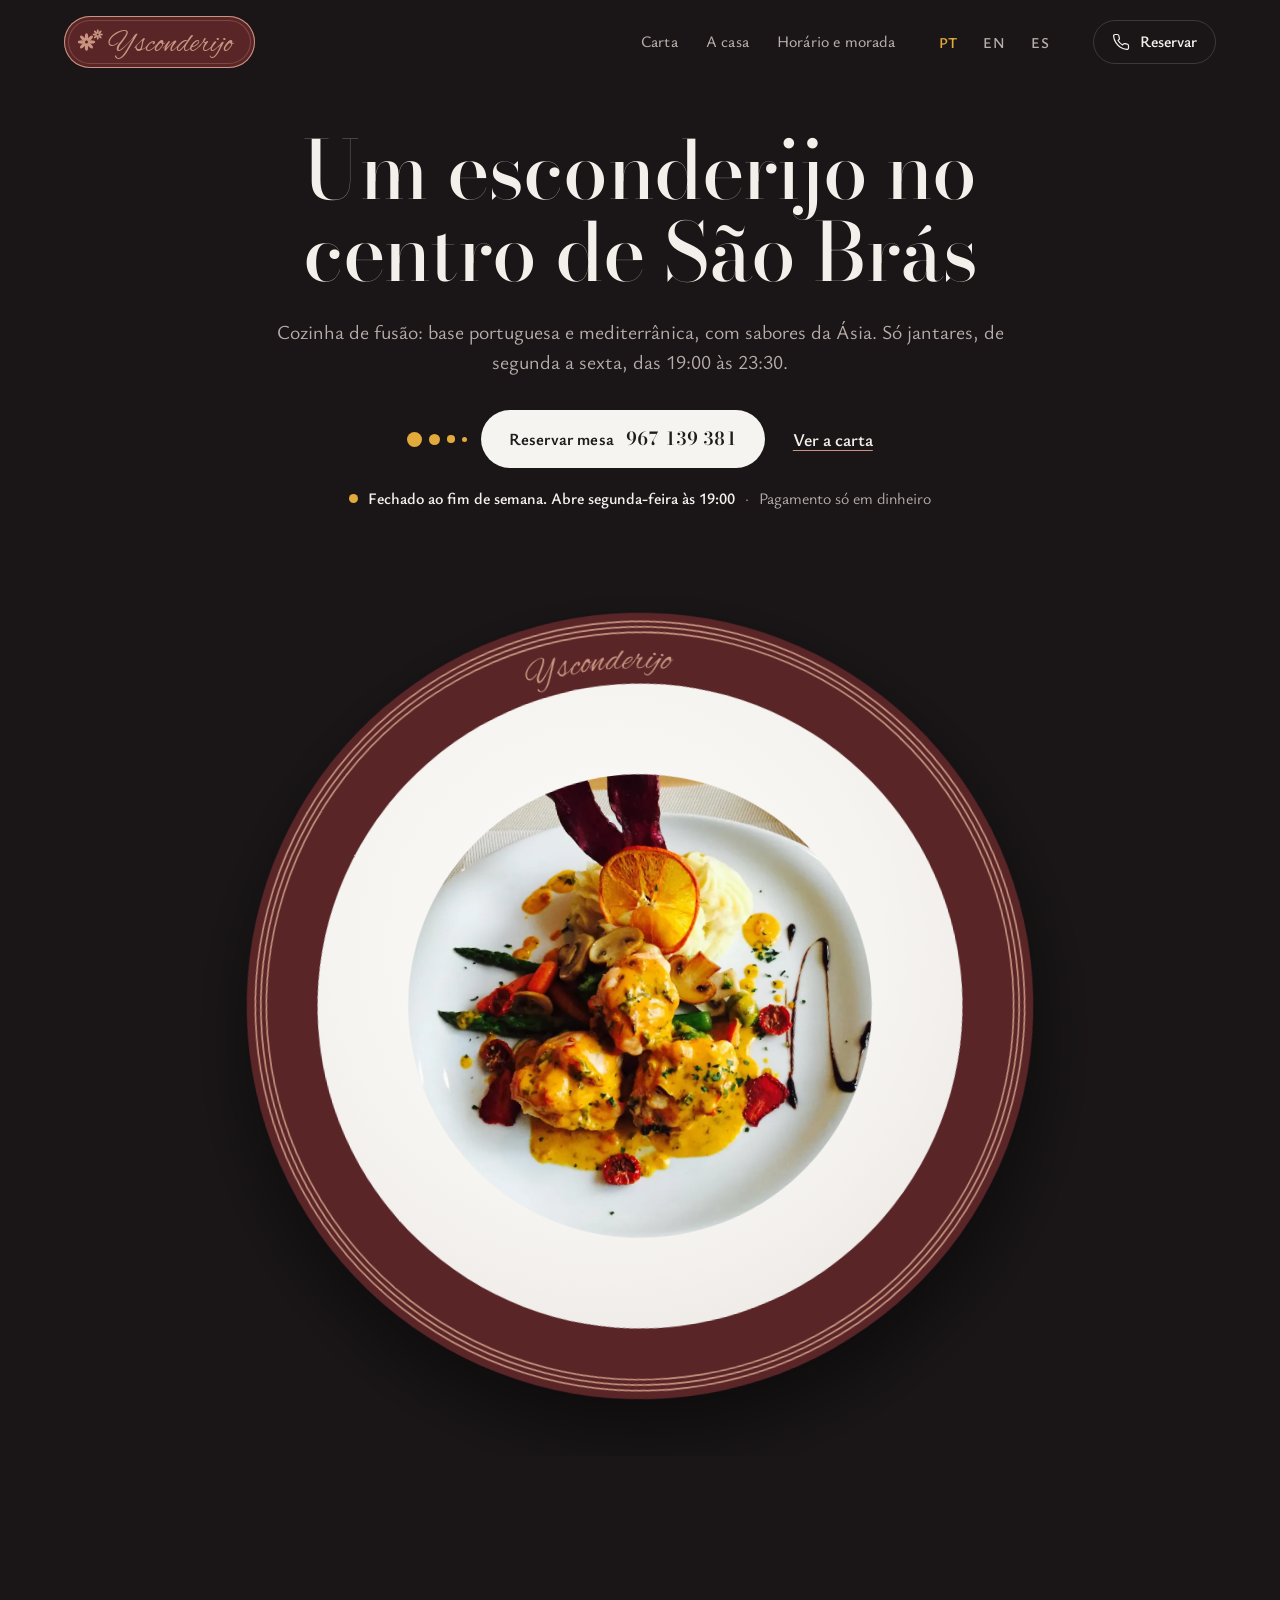
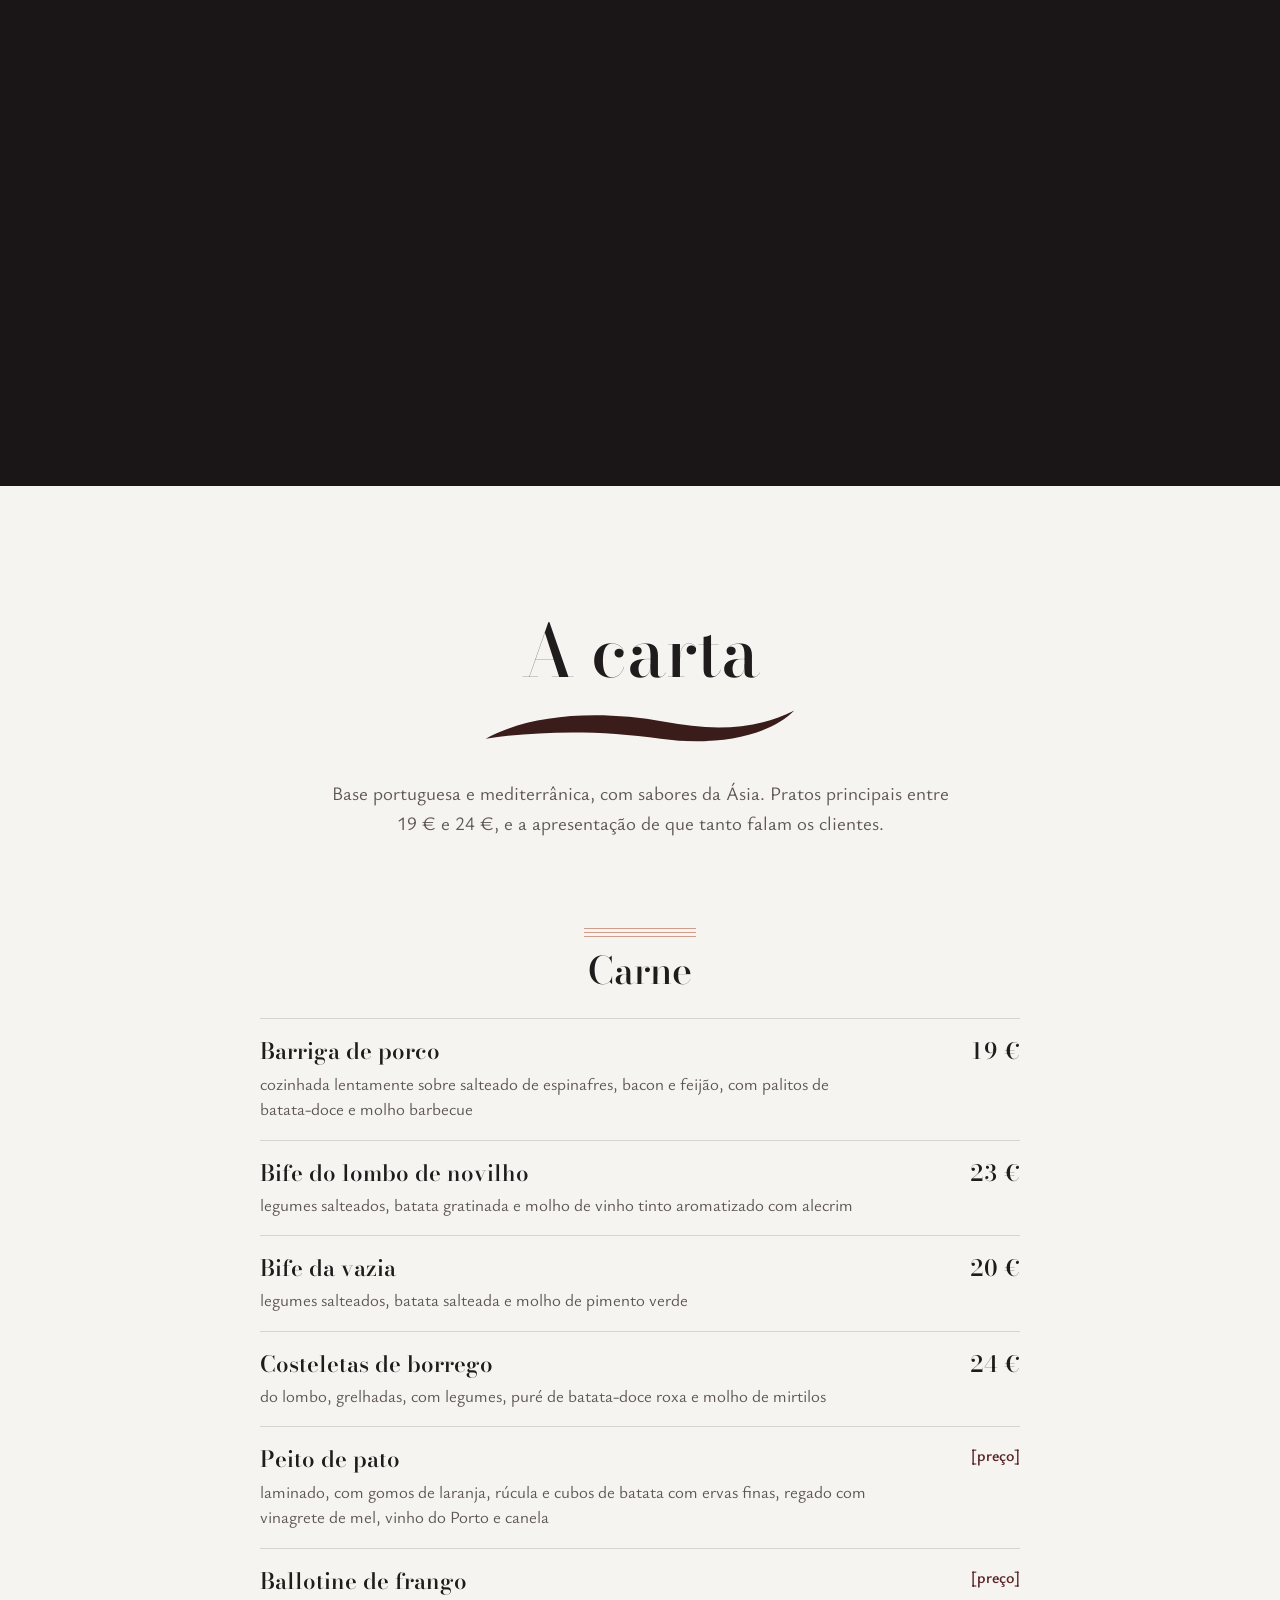
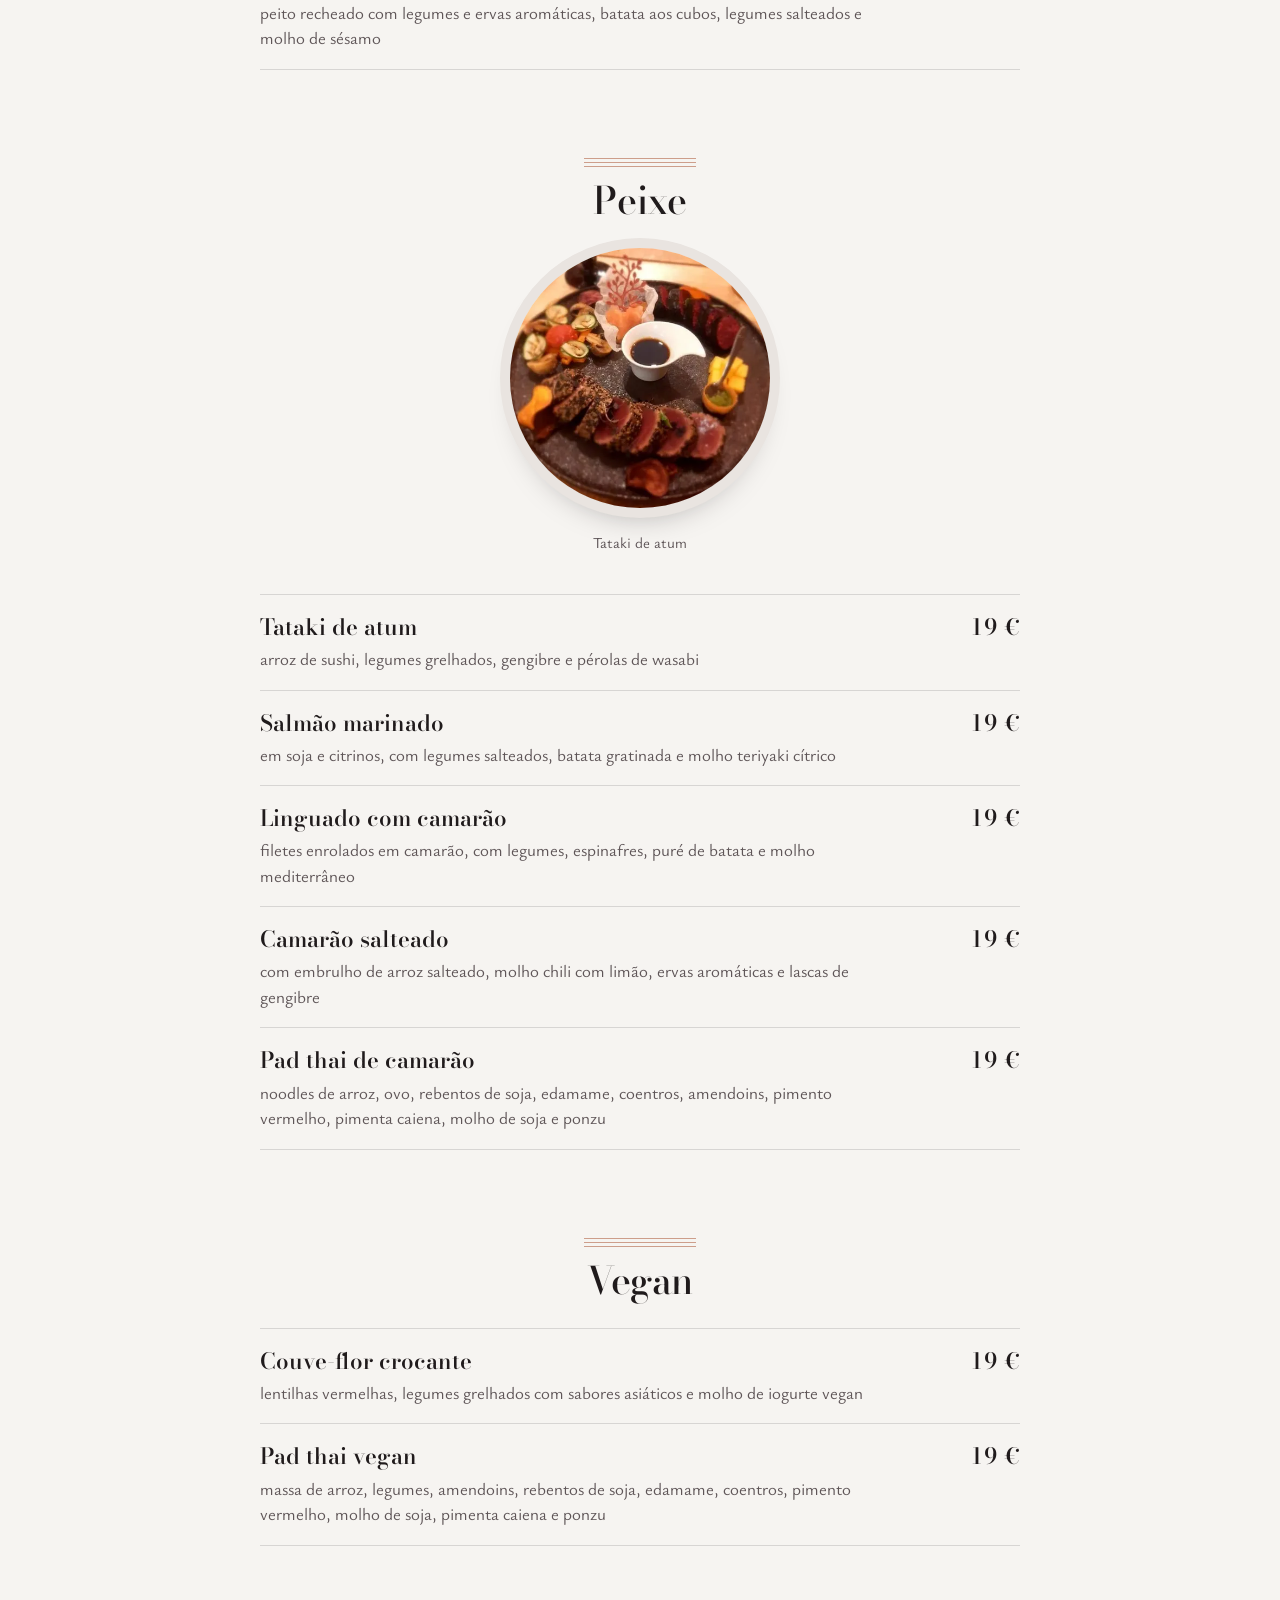
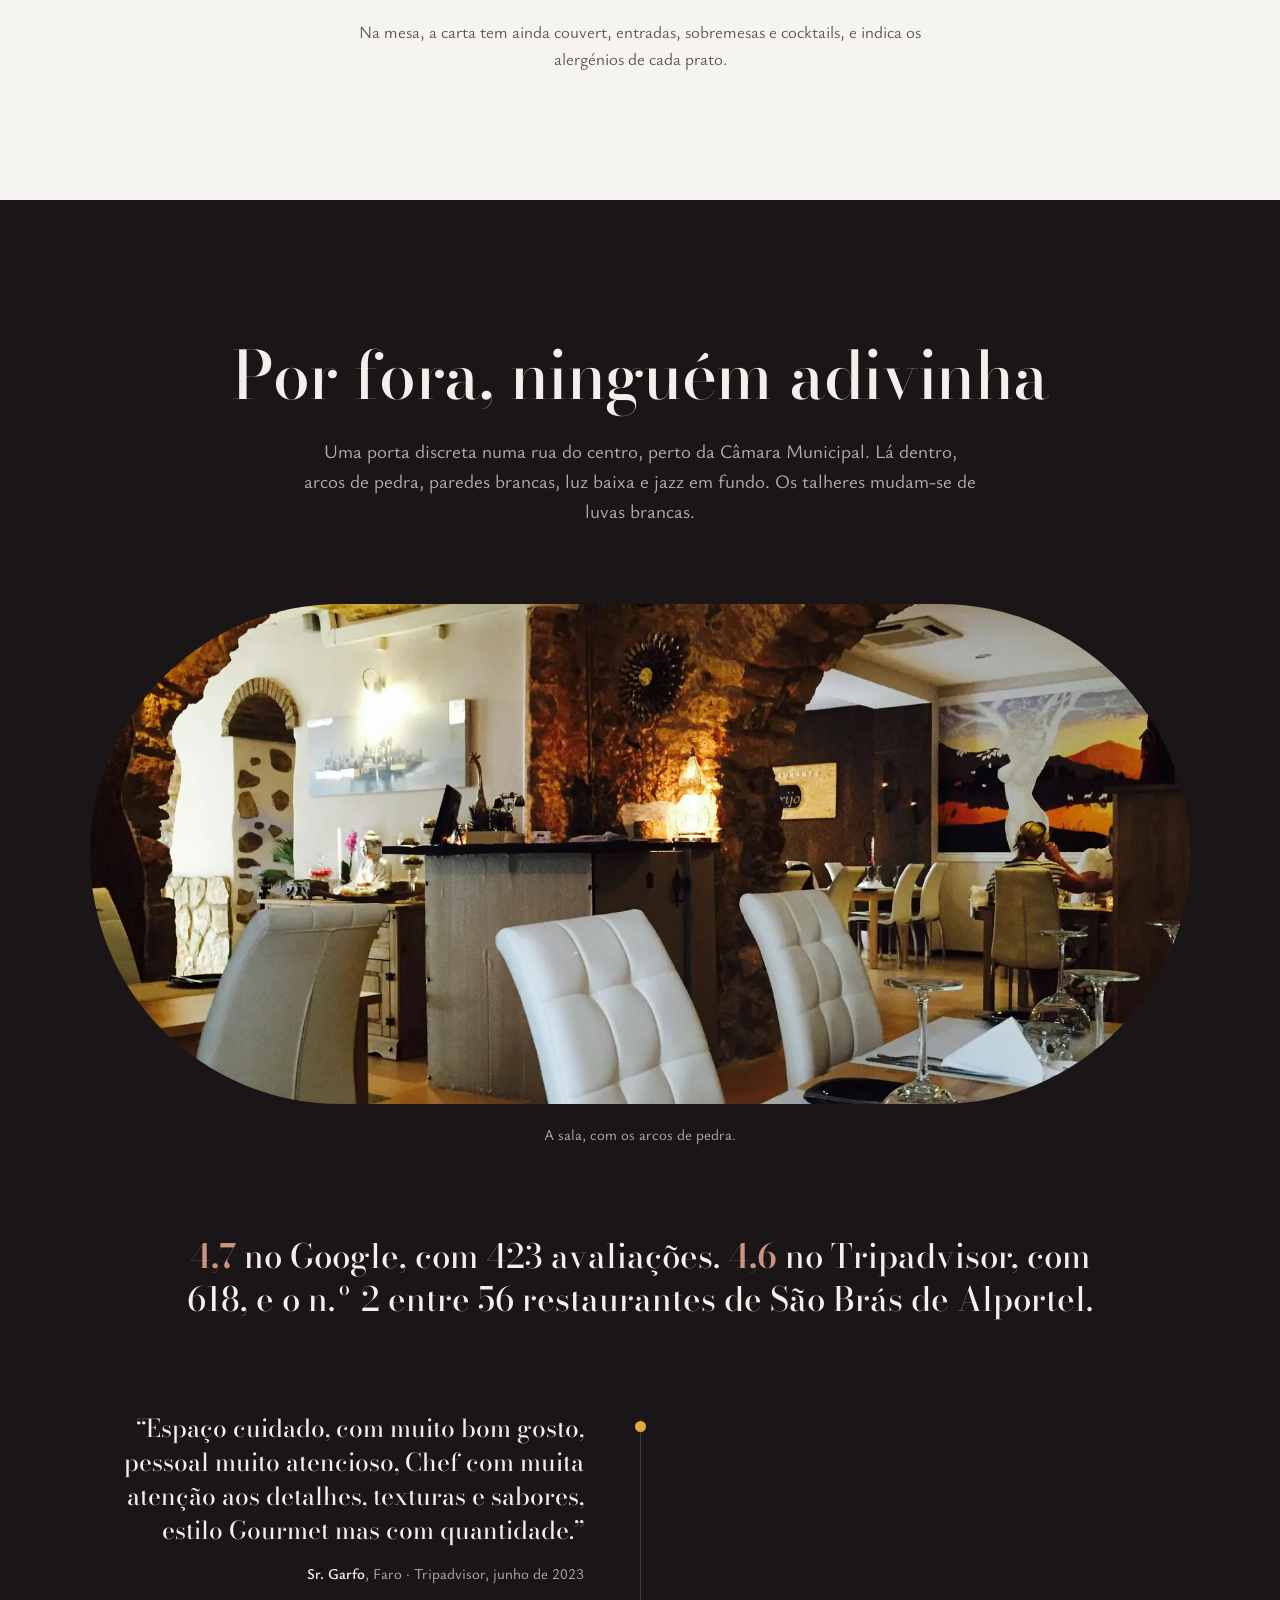
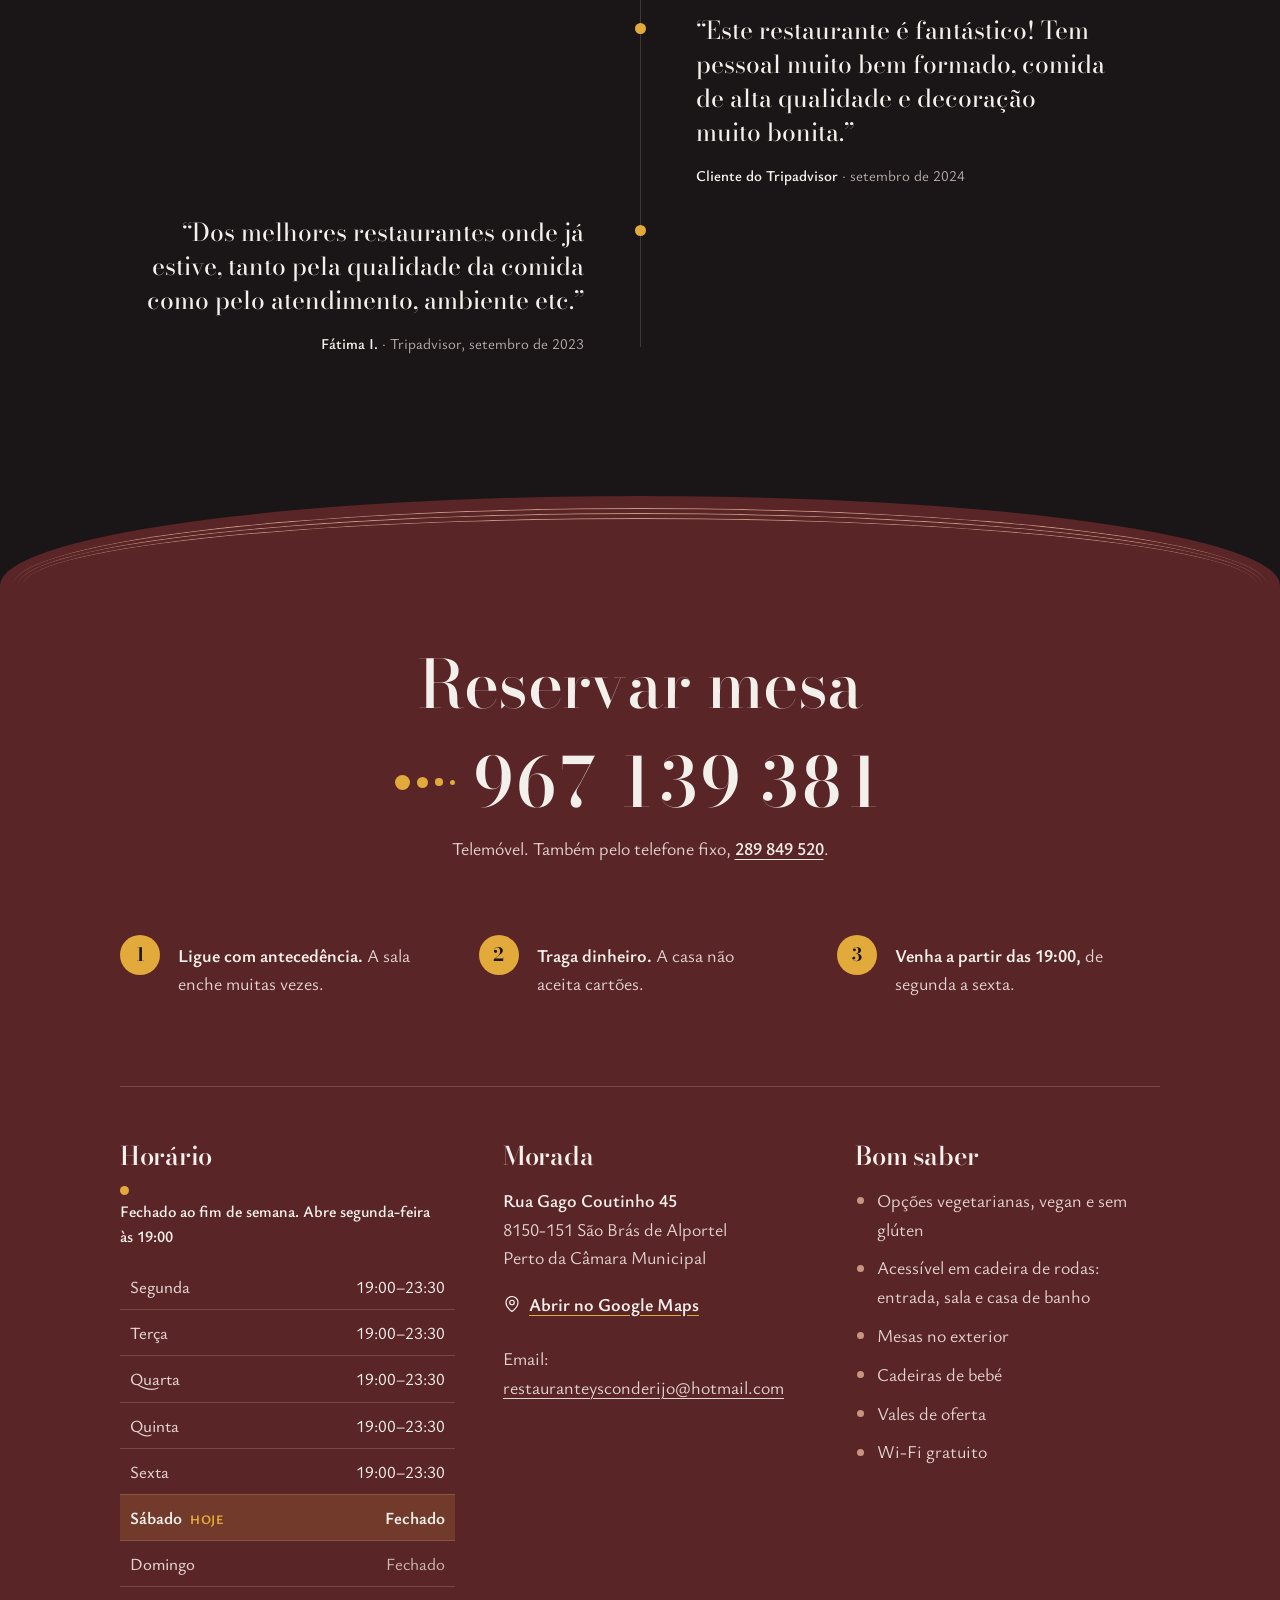
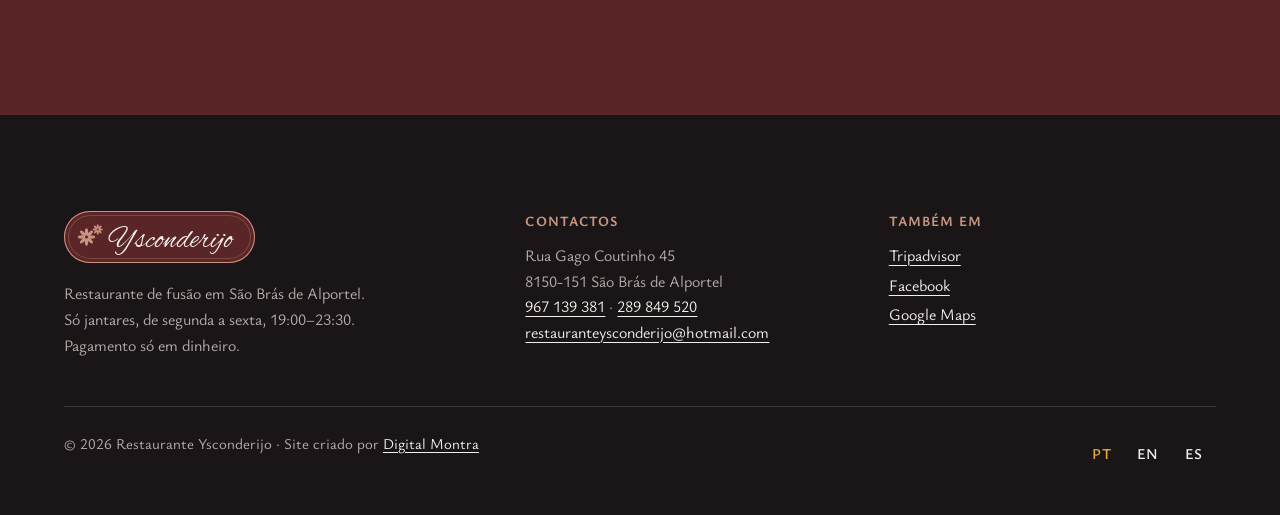
<file: public/index.html>
<!doctype html>
<html lang="pt-PT">
<head>
<meta charset="utf-8">
<meta name="viewport" content="width=device-width, initial-scale=1, viewport-fit=cover">
<title>Ysconderijo · Restaurante de fusão em São Brás de Alportel</title>
<meta name="description" content="Restaurante de fusão no centro de São Brás de Alportel. Jantares de segunda a sexta, das 19:00 às 23:30. Reservas pelo 967 139 381. Pagamento só em dinheiro.">
<!-- Rascunho para o dono: tirar o noindex (aqui e em _headers) quando o site for aprovado. -->
<meta name="robots" content="noindex">
<meta name="theme-color" content="#1A1617">
<meta property="og:type" content="website">
<meta property="og:locale" content="pt_PT">
<meta property="og:locale:alternate" content="en_GB">
<meta property="og:locale:alternate" content="es_ES">
<meta property="og:site_name" content="Ysconderijo">
<meta property="og:title" content="Ysconderijo · Restaurante de fusão em São Brás de Alportel">
<meta property="og:description" content="Um esconderijo no centro de São Brás. Cozinha de fusão, só jantares, de segunda a sexta. Reservas pelo 967 139 381.">
<meta property="og:url" content="https://pviegasmendes.github.io/Ysconderijo/">
<meta property="og:image" content="https://pviegasmendes.github.io/Ysconderijo/img/og-ysconderijo.jpg">
<meta property="og:image:width" content="1200">
<meta property="og:image:height" content="630">
<meta property="og:image:alt" content="A sala do Ysconderijo, com arcos de pedra e mesas postas.">
<meta name="twitter:card" content="summary_large_image">
<link rel="icon" href="favicon.svg" type="image/svg+xml">
<link rel="alternate" hreflang="pt-PT" href="./">
<link rel="alternate" hreflang="en" href="en/">
<link rel="alternate" hreflang="es" href="es/">
<link rel="alternate" hreflang="x-default" href="./">
<link rel="preload" href="fontes/bodoni-moda-latin-opsz-normal.woff2" as="font" type="font/woff2" crossorigin>
<link rel="preload" href="fontes/ysabeau-office-latin-wght-normal.woff2" as="font" type="font/woff2" crossorigin>
<link rel="preload" href="fontes/alex-brush-latin-400-normal.woff2" as="font" type="font/woff2" crossorigin>
<link rel="stylesheet" href="estilo.css">
<script type="application/ld+json">
{
  "@context": "https://schema.org",
  "@type": "Restaurant",
  "name": "Ysconderijo",
  "alternateName": "Restaurante Ysconderijo",
  "description": "Restaurante de fusão em São Brás de Alportel: base portuguesa e mediterrânica com sabores da Ásia. Só jantares, de segunda a sexta.",
  "servesCuisine": ["Fusão", "Mediterrânica", "Portuguesa"],
  "address": {
    "@type": "PostalAddress",
    "streetAddress": "Rua Gago Coutinho, 45",
    "postalCode": "8150-151",
    "addressLocality": "São Brás de Alportel",
    "addressRegion": "Algarve",
    "addressCountry": "PT"
  },
  "geo": {
    "@type": "GeoCoordinates",
    "latitude": 37.1515346,
    "longitude": -7.8884257
  },
  "hasMap": "https://maps.google.com/?cid=15365627921296166328",
  "telephone": "+351 967 139 381",
  "email": "restauranteysconderijo@hotmail.com",
  "openingHoursSpecification": [
    {
      "@type": "OpeningHoursSpecification",
      "dayOfWeek": ["Monday", "Tuesday", "Wednesday", "Thursday", "Friday"],
      "opens": "19:00:00",
      "closes": "23:30:00"
    }
  ],
  "acceptsReservations": true,
  "paymentAccepted": "Dinheiro",
  "currenciesAccepted": "EUR",
  "priceRange": "19-24 €",
  "amenityFeature": [
    { "@type": "LocationFeatureSpecification", "name": "Acesso para cadeira de rodas", "value": true },
    { "@type": "LocationFeatureSpecification", "name": "Mesas no exterior", "value": true }
  ],
  "sameAs": [
    "https://www.tripadvisor.pt/Restaurant_Review-g1190874-d2315106-Reviews-Restaurante_Ysconderijo-Sao_Bras_de_Alportel_Faro_District_Algarve.html",
    "https://www.facebook.com/people/Restaurante-Ysconderijo/100048914606567/"
  ]
}
</script>
</head>
<body>
<a class="saltar" href="#conteudo">Saltar para o conteúdo</a>

<header class="topo">
  <a class="marca" href="./" aria-label="Ysconderijo, início">
    <svg class="marca-flores" width="30" height="30" viewBox="0 0 40 40" aria-hidden="true" focusable="false">
      <defs><ellipse id="petala" cx="0" cy="-6.4" rx="2.2" ry="5.2"/></defs>
      <g fill="currentColor" transform="translate(14 20)">
        <use href="#petala"/><use href="#petala" transform="rotate(45)"/><use href="#petala" transform="rotate(90)"/><use href="#petala" transform="rotate(135)"/>
        <use href="#petala" transform="rotate(180)"/><use href="#petala" transform="rotate(225)"/><use href="#petala" transform="rotate(270)"/><use href="#petala" transform="rotate(315)"/>
        <circle r="2.7" style="fill: var(--bordo)" stroke="currentColor" stroke-width="1.3"/>
      </g>
      <g fill="currentColor" transform="translate(29 10) scale(.6)">
        <use href="#petala"/><use href="#petala" transform="rotate(45)"/><use href="#petala" transform="rotate(90)"/><use href="#petala" transform="rotate(135)"/>
        <use href="#petala" transform="rotate(180)"/><use href="#petala" transform="rotate(225)"/><use href="#petala" transform="rotate(270)"/><use href="#petala" transform="rotate(315)"/>
        <circle r="2.7" style="fill: var(--bordo)" stroke="currentColor" stroke-width="1.6"/>
      </g>
    </svg>
    <span class="marca-nome">Ysconderijo</span>
  </a>
  <nav class="menu" aria-label="Secções">
    <a href="#carta">Carta</a>
    <a href="#casa">A casa</a>
    <a href="#reservar">Horário e morada</a>
  </nav>
  <nav class="idiomas" aria-label="Idioma">
    <a href="./" hreflang="pt-PT" lang="pt-PT" aria-current="page" title="Português">PT</a>
    <a href="en/" hreflang="en" lang="en" title="English">EN</a>
    <a href="es/" hreflang="es" lang="es" title="Español">ES</a>
  </nav>
  <a class="topo-ligar" href="tel:+351967139381" aria-label="Reservar: ligar 967 139 381">
    <svg width="18" height="18" viewBox="0 0 24 24" fill="none" stroke="currentColor" stroke-width="1.6" stroke-linecap="round" stroke-linejoin="round" aria-hidden="true" focusable="false"><path d="M22 16.92v3a2 2 0 0 1-2.18 2 19.79 19.79 0 0 1-8.63-3.07 19.5 19.5 0 0 1-6-6 19.79 19.79 0 0 1-3.07-8.67A2 2 0 0 1 4.11 2h3a2 2 0 0 1 2 1.72c.13.96.36 1.9.7 2.81a2 2 0 0 1-.45 2.11L8.09 9.91a16 16 0 0 0 6 6l1.27-1.27a2 2 0 0 1 2.11-.45c.91.34 1.85.57 2.81.7A2 2 0 0 1 22 16.92z"/></svg>
    <span>Reservar</span>
  </a>
</header>

<main id="conteudo">
  <section class="abertura" aria-labelledby="titulo">
    <div class="abertura-texto">
      <h1 id="titulo">Um esconderijo no centro de São&nbsp;Brás</h1>
      <p class="abertura-sub">Cozinha de fusão: base portuguesa e mediterrânica, com sabores da Ásia. Só jantares, de segunda a sexta, das 19:00 às 23:30.</p>
      <div class="abertura-acoes">
        <a class="btn-reservar" href="tel:+351967139381">
          <span class="gotas" aria-hidden="true"><i></i><i></i><i></i><i></i></span>
          <span class="btn-reservar-texto">Reservar mesa <span class="num">967 139 381</span></span>
        </a>
        <a class="link-carta" href="#carta">Ver a carta</a>
      </div>
      <p class="estado" data-estado>
        <span class="estado-ponto" aria-hidden="true"></span>
        <span class="estado-texto">Jantares de segunda a sexta, 19:00–23:30</span>
        <span class="estado-sep" aria-hidden="true">·</span>
        <span>Pagamento só em dinheiro</span>
      </p>
    </div>

    <div class="servico">
      <div class="servico-palco">
        <figure class="prato">
          <svg class="prato-sousplat" viewBox="0 0 1000 1000" aria-hidden="true" focusable="false">
            <defs><path id="aro" d="M 70 500 A 430 430 0 0 1 930 500"/></defs>
            <circle class="base" cx="500" cy="500" r="500"/>
            <circle class="faixa" cx="500" cy="500" r="489"/>
            <circle class="faixa" cx="500" cy="500" r="482"/>
            <circle class="faixa" cx="500" cy="500" r="475"/>
            <text class="nome"><textPath href="#aro" startOffset="50%" text-anchor="middle">Ysconderijo</textPath></text>
          </svg>
          <div class="poco" aria-hidden="true"></div>
          <div class="prato-porcelana" aria-hidden="true"></div>
          <picture class="prato-foto">
            <source type="image/webp" srcset="img/prato-camarao-480.webp 480w, img/prato-camarao-800.webp 800w, img/prato-camarao-1200.webp 1200w" sizes="(min-width: 700px) min(52vw, 54svh, 510px), 54vw">
            <img src="img/prato-camarao.jpg" width="1200" height="1200" decoding="async" alt="Um prato do Ysconderijo: camarão com legumes, puré e laranja desidratada, com pontos de molho à volta.">
          </picture>
        </figure>
      </div>
    </div>
  </section>

  <section class="carta" id="carta" aria-labelledby="carta-titulo">
    <div class="carta-cabeca">
      <h2 id="carta-titulo">A carta</h2>
      <svg class="pincelada" viewBox="0 0 340 52" aria-hidden="true" focusable="false"><path fill="currentColor" d="M6 38C48 14 120 6 196 20c48 9 94 10 138-12-28 28-84 38-142 30C124 28 58 30 6 38Z"/></svg>
      <p class="carta-intro">Base portuguesa e mediterrânica, com sabores da Ásia. Pratos principais entre 19&nbsp;€ e 24&nbsp;€, e a apresentação de que tanto falam os clientes.</p>
    </div>

    <div class="carta-cursos">
      <section class="curso" aria-labelledby="curso-carne">
        <div class="curso-cabeca"><span class="faixa-tres" aria-hidden="true"></span><h3 id="curso-carne">Carne</h3></div>
        <ul class="pratos">
          <li class="prato-linha"><span class="prato-nome">Barriga de porco</span><span class="prato-preco">19 €</span><span class="prato-desc">cozinhada lentamente sobre salteado de espinafres, bacon e feijão, com palitos de batata-doce e molho barbecue</span></li>
          <li class="prato-linha"><span class="prato-nome">Bife do lombo de novilho</span><span class="prato-preco">23 €</span><span class="prato-desc">legumes salteados, batata gratinada e molho de vinho tinto aromatizado com alecrim</span></li>
          <li class="prato-linha"><span class="prato-nome">Bife da vazia</span><span class="prato-preco">20 €</span><span class="prato-desc">legumes salteados, batata salteada e molho de pimento verde</span></li>
          <li class="prato-linha"><span class="prato-nome">Costeletas de borrego</span><span class="prato-preco">24 €</span><span class="prato-desc">do lombo, grelhadas, com legumes, puré de batata-doce roxa e molho de mirtilos</span></li>
          <li class="prato-linha"><span class="prato-nome">Peito de pato</span><span class="prato-preco por-confirmar">[preço]</span><span class="prato-desc">laminado, com gomos de laranja, rúcula e cubos de batata com ervas finas, regado com vinagrete de mel, vinho do Porto e canela</span></li>
          <li class="prato-linha"><span class="prato-nome">Ballotine de frango</span><span class="prato-preco por-confirmar">[preço]</span><span class="prato-desc">peito recheado com legumes e ervas aromáticas, batata aos cubos, legumes salteados e molho de sésamo</span></li>
        </ul>
      </section>

      <section class="curso" aria-labelledby="curso-peixe">
        <div class="curso-cabeca"><span class="faixa-tres" aria-hidden="true"></span><h3 id="curso-peixe">Peixe</h3></div>
        <figure class="carta-foto">
          <picture>
            <source type="image/webp" srcset="img/prato-tataki-480.webp 480w, img/prato-tataki-720.webp 720w" sizes="260px">
            <img src="img/prato-tataki.jpg" width="720" height="720" loading="lazy" decoding="async" alt="Tataki de atum num prato de pedra escura, com legumes grelhados, sushi e molho de soja.">
          </picture>
          <figcaption>Tataki de atum</figcaption>
        </figure>
        <ul class="pratos">
          <li class="prato-linha"><span class="prato-nome">Tataki de atum</span><span class="prato-preco">19 €</span><span class="prato-desc">arroz de sushi, legumes grelhados, gengibre e pérolas de wasabi</span></li>
          <li class="prato-linha"><span class="prato-nome">Salmão marinado</span><span class="prato-preco">19 €</span><span class="prato-desc">em soja e citrinos, com legumes salteados, batata gratinada e molho teriyaki cítrico</span></li>
          <li class="prato-linha"><span class="prato-nome">Linguado com camarão</span><span class="prato-preco">19 €</span><span class="prato-desc">filetes enrolados em camarão, com legumes, espinafres, puré de batata e molho mediterrâneo</span></li>
          <li class="prato-linha"><span class="prato-nome">Camarão salteado</span><span class="prato-preco">19 €</span><span class="prato-desc">com embrulho de arroz salteado, molho chili com limão, ervas aromáticas e lascas de gengibre</span></li>
          <li class="prato-linha"><span class="prato-nome">Pad thai de camarão</span><span class="prato-preco">19 €</span><span class="prato-desc">noodles de arroz, ovo, rebentos de soja, edamame, coentros, amendoins, pimento vermelho, pimenta caiena, molho de soja e ponzu</span></li>
        </ul>
      </section>

      <section class="curso" aria-labelledby="curso-vegan">
        <div class="curso-cabeca"><span class="faixa-tres" aria-hidden="true"></span><h3 id="curso-vegan">Vegan</h3></div>
        <ul class="pratos">
          <li class="prato-linha"><span class="prato-nome">Couve-flor crocante</span><span class="prato-preco">19 €</span><span class="prato-desc">lentilhas vermelhas, legumes grelhados com sabores asiáticos e molho de iogurte vegan</span></li>
          <li class="prato-linha"><span class="prato-nome">Pad thai vegan</span><span class="prato-preco">19 €</span><span class="prato-desc">massa de arroz, legumes, amendoins, rebentos de soja, edamame, coentros, pimento vermelho, molho de soja, pimenta caiena e ponzu</span></li>
        </ul>
      </section>
    </div>

    <p class="carta-nota">Na mesa, a carta tem ainda couvert, entradas, sobremesas e cocktails, e indica os alergénios de cada prato.</p>
  </section>

  <section class="casa" id="casa" aria-labelledby="casa-titulo">
    <div class="casa-cabeca">
      <h2 id="casa-titulo">Por fora, ninguém adivinha</h2>
      <p>Uma porta discreta numa rua do centro, perto da Câmara Municipal. Lá dentro, arcos de pedra, paredes brancas, luz baixa e jazz em fundo. Os talheres mudam-se de luvas brancas.</p>
    </div>
    <figure class="casa-foto">
      <picture>
        <source type="image/webp" srcset="img/sala-arcos-640.webp 640w, img/sala-arcos-1024.webp 1024w, img/sala-arcos-1600.webp 1600w" sizes="(min-width: 1230px) 1100px, 92vw">
        <img src="img/sala-arcos.jpg" width="1600" height="1200" loading="lazy" decoding="async" alt="A sala do Ysconderijo: arcos de pedra, paredes brancas, cadeiras brancas e mesas postas.">
      </picture>
      <figcaption>A sala, com os arcos de pedra.</figcaption>
    </figure>

    <p class="notas"><strong>4,7</strong> no Google, com 423 avaliações. <strong>4,6</strong> no Tripadvisor, com 618, e o n.º&nbsp;2 entre 56 restaurantes de São&nbsp;Brás de Alportel.</p>

    <ul class="vozes">
      <li class="voz">
        <blockquote><p>“Espaço cuidado, com muito bom gosto, pessoal muito atencioso, Chef com muita atenção aos detalhes, texturas e sabores, estilo Gourmet mas com quantidade.”</p></blockquote>
        <p class="voz-autor"><b>Sr. Garfo</b>, Faro · Tripadvisor, junho de 2023</p>
      </li>
      <li class="voz">
        <blockquote><p>“Este restaurante é fantástico! Tem pessoal muito bem formado, comida de alta qualidade e decoração muito bonita.”</p></blockquote>
        <p class="voz-autor"><b>Cliente do Tripadvisor</b> · setembro de 2024</p>
      </li>
      <li class="voz">
        <blockquote><p>“Dos melhores restaurantes onde já estive, tanto pela qualidade da comida como pelo atendimento, ambiente etc.”</p></blockquote>
        <p class="voz-autor"><b>Fátima I.</b> · Tripadvisor, setembro de 2023</p>
      </li>
    </ul>
  </section>

  <section class="reservar" id="reservar" aria-labelledby="reservar-titulo">
    <div class="arco" aria-hidden="true"><i></i><i></i><i></i></div>
    <div class="reservar-cabeca">
      <h2 id="reservar-titulo">Reservar mesa</h2>
      <a class="tel-grande" href="tel:+351967139381"><span class="gotas" aria-hidden="true"><i></i><i></i><i></i><i></i></span><span class="num">967 139 381</span></a>
      <p class="tel-alt">Telemóvel. Também pelo telefone fixo, <a class="num" href="tel:+351289849520">289 849 520</a>.</p>
    </div>

    <ol class="passos">
      <li><span class="passo-n" aria-hidden="true">1</span><p><strong>Ligue com antecedência.</strong> A sala enche muitas vezes.</p></li>
      <li><span class="passo-n" aria-hidden="true">2</span><p><strong>Traga dinheiro.</strong> A casa não aceita cartões.</p></li>
      <li><span class="passo-n" aria-hidden="true">3</span><p><strong>Venha a partir das 19:00,</strong> de segunda a sexta.</p></li>
    </ol>

    <div class="reservar-grelha">
      <div class="horario">
        <h3>Horário</h3>
        <p class="estado" data-estado>
          <span class="estado-ponto" aria-hidden="true"></span>
          <span class="estado-texto">Jantares de segunda a sexta</span>
        </p>
        <table>
          <caption class="sr-only">Horário de abertura, hora de Portugal</caption>
          <tbody>
            <tr data-dia="1"><th scope="row">Segunda</th><td>19:00–23:30</td></tr>
            <tr data-dia="2"><th scope="row">Terça</th><td>19:00–23:30</td></tr>
            <tr data-dia="3"><th scope="row">Quarta</th><td>19:00–23:30</td></tr>
            <tr data-dia="4"><th scope="row">Quinta</th><td>19:00–23:30</td></tr>
            <tr data-dia="5"><th scope="row">Sexta</th><td>19:00–23:30</td></tr>
            <tr data-dia="6" class="fechado"><th scope="row">Sábado</th><td>Fechado</td></tr>
            <tr data-dia="0" class="fechado"><th scope="row">Domingo</th><td>Fechado</td></tr>
          </tbody>
        </table>
      </div>

      <div class="morada">
        <h3>Morada</h3>
        <address><strong>Rua Gago Coutinho 45</strong><br>8150-151 São Brás de Alportel<br>Perto da Câmara Municipal</address>
        <a class="link-ext" href="https://maps.google.com/?cid=15365627921296166328" rel="noopener">
          <svg width="18" height="18" viewBox="0 0 24 24" fill="none" stroke="currentColor" stroke-width="1.6" stroke-linecap="round" stroke-linejoin="round" aria-hidden="true" focusable="false"><path d="M20 10c0 6-8 12-8 12s-8-6-8-12a8 8 0 0 1 16 0Z"/><circle cx="12" cy="10" r="3"/></svg>
          Abrir no Google Maps
        </a>
        <p class="email">Email: <a href="mailto:restauranteysconderijo@hotmail.com">restauranteysconderijo@hotmail.com</a></p>
      </div>

      <div class="extras">
        <h3>Bom saber</h3>
        <ul>
          <li>Opções vegetarianas, vegan e sem glúten</li>
          <li>Acessível em cadeira de rodas: entrada, sala e casa de banho</li>
          <li>Mesas no exterior</li>
          <li>Cadeiras de bebé</li>
          <li>Vales de oferta</li>
          <li>Wi-Fi gratuito</li>
        </ul>
      </div>
    </div>
  </section>
</main>

<footer class="rodape">
  <div class="rodape-grelha">
    <div>
      <a class="marca" href="./" aria-label="Ysconderijo, início">
        <svg class="marca-flores" width="30" height="30" viewBox="0 0 40 40" aria-hidden="true" focusable="false">
          <g fill="currentColor" transform="translate(14 20)">
            <use href="#petala"/><use href="#petala" transform="rotate(45)"/><use href="#petala" transform="rotate(90)"/><use href="#petala" transform="rotate(135)"/>
            <use href="#petala" transform="rotate(180)"/><use href="#petala" transform="rotate(225)"/><use href="#petala" transform="rotate(270)"/><use href="#petala" transform="rotate(315)"/>
            <circle r="2.7" style="fill: var(--bordo)" stroke="currentColor" stroke-width="1.3"/>
          </g>
          <g fill="currentColor" transform="translate(29 10) scale(.6)">
            <use href="#petala"/><use href="#petala" transform="rotate(45)"/><use href="#petala" transform="rotate(90)"/><use href="#petala" transform="rotate(135)"/>
            <use href="#petala" transform="rotate(180)"/><use href="#petala" transform="rotate(225)"/><use href="#petala" transform="rotate(270)"/><use href="#petala" transform="rotate(315)"/>
            <circle r="2.7" style="fill: var(--bordo)" stroke="currentColor" stroke-width="1.6"/>
          </g>
        </svg>
        <span class="marca-nome">Ysconderijo</span>
      </a>
      <p>Restaurante de fusão em São Brás de Alportel.<br>Só jantares, de segunda a sexta, 19:00–23:30.<br>Pagamento só em dinheiro.</p>
    </div>
    <div>
      <h2>Contactos</h2>
      <address>
        Rua Gago Coutinho 45<br>8150-151 São Brás de Alportel<br>
        <a class="num" href="tel:+351967139381">967 139 381</a> · <a class="num" href="tel:+351289849520">289 849 520</a><br>
        <a href="mailto:restauranteysconderijo@hotmail.com">restauranteysconderijo@hotmail.com</a>
      </address>
    </div>
    <div>
      <h2>Também em</h2>
      <ul>
        <li><a href="https://www.tripadvisor.pt/Restaurant_Review-g1190874-d2315106-Reviews-Restaurante_Ysconderijo-Sao_Bras_de_Alportel_Faro_District_Algarve.html" rel="noopener">Tripadvisor</a></li>
        <li><a href="https://www.facebook.com/people/Restaurante-Ysconderijo/100048914606567/" rel="noopener">Facebook</a></li>
        <li><a href="https://maps.google.com/?cid=15365627921296166328" rel="noopener">Google Maps</a></li>
      </ul>
    </div>
  </div>
  <div class="rodape-fim">
    <p>© 2026 Restaurante Ysconderijo · Site criado por <a href="https://digitalmontra.pt/">Digital Montra</a></p>
    <nav class="idiomas" aria-label="Idioma do site">
      <a href="./" hreflang="pt-PT" lang="pt-PT" aria-current="page">PT</a>
      <a href="en/" hreflang="en" lang="en">EN</a>
      <a href="es/" hreflang="es" lang="es">ES</a>
    </nav>
  </div>
</footer>

<a class="barra-ligar" id="barra-ligar" href="tel:+351967139381">
  <span class="gotas" aria-hidden="true"><i></i><i></i><i></i><i></i></span>
  <span>Reservar mesa · <span class="num">967 139 381</span></span>
</a>

<script src="site.js" defer></script>
</body>
</html>
</file>
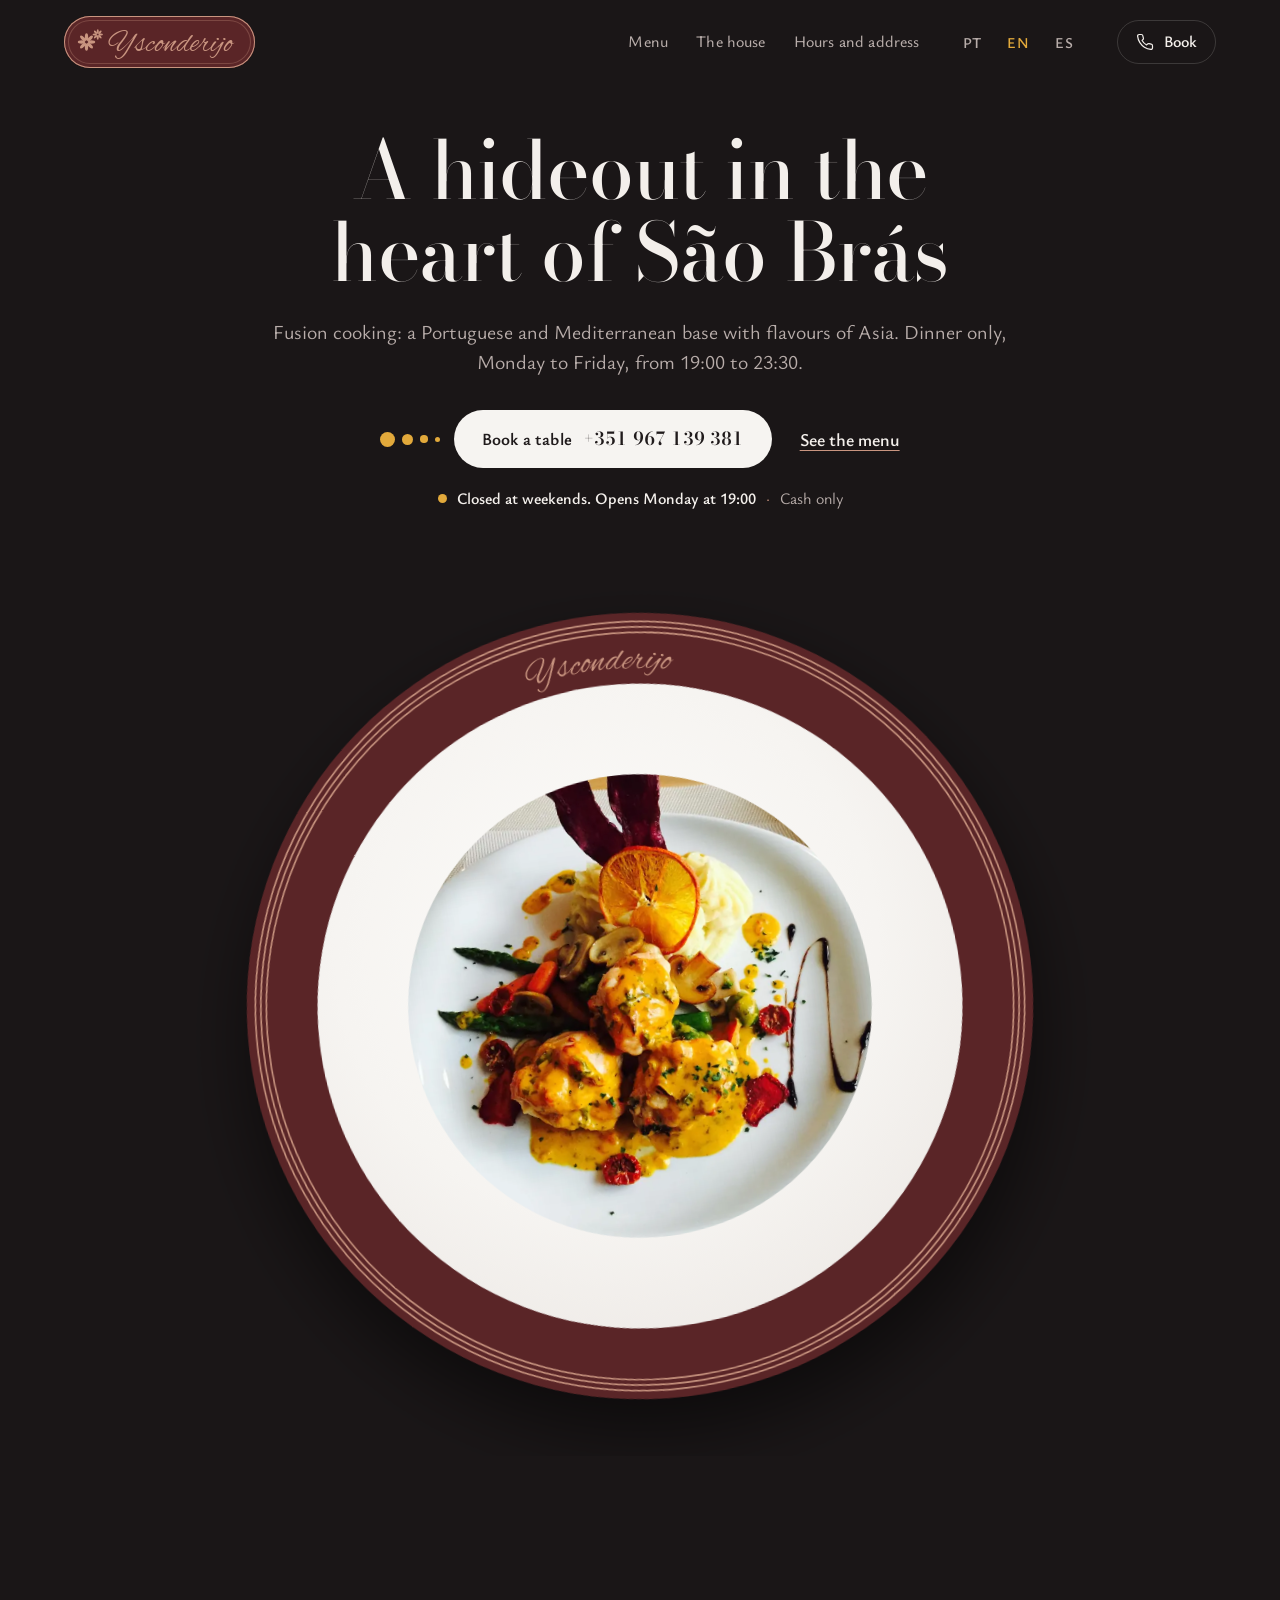
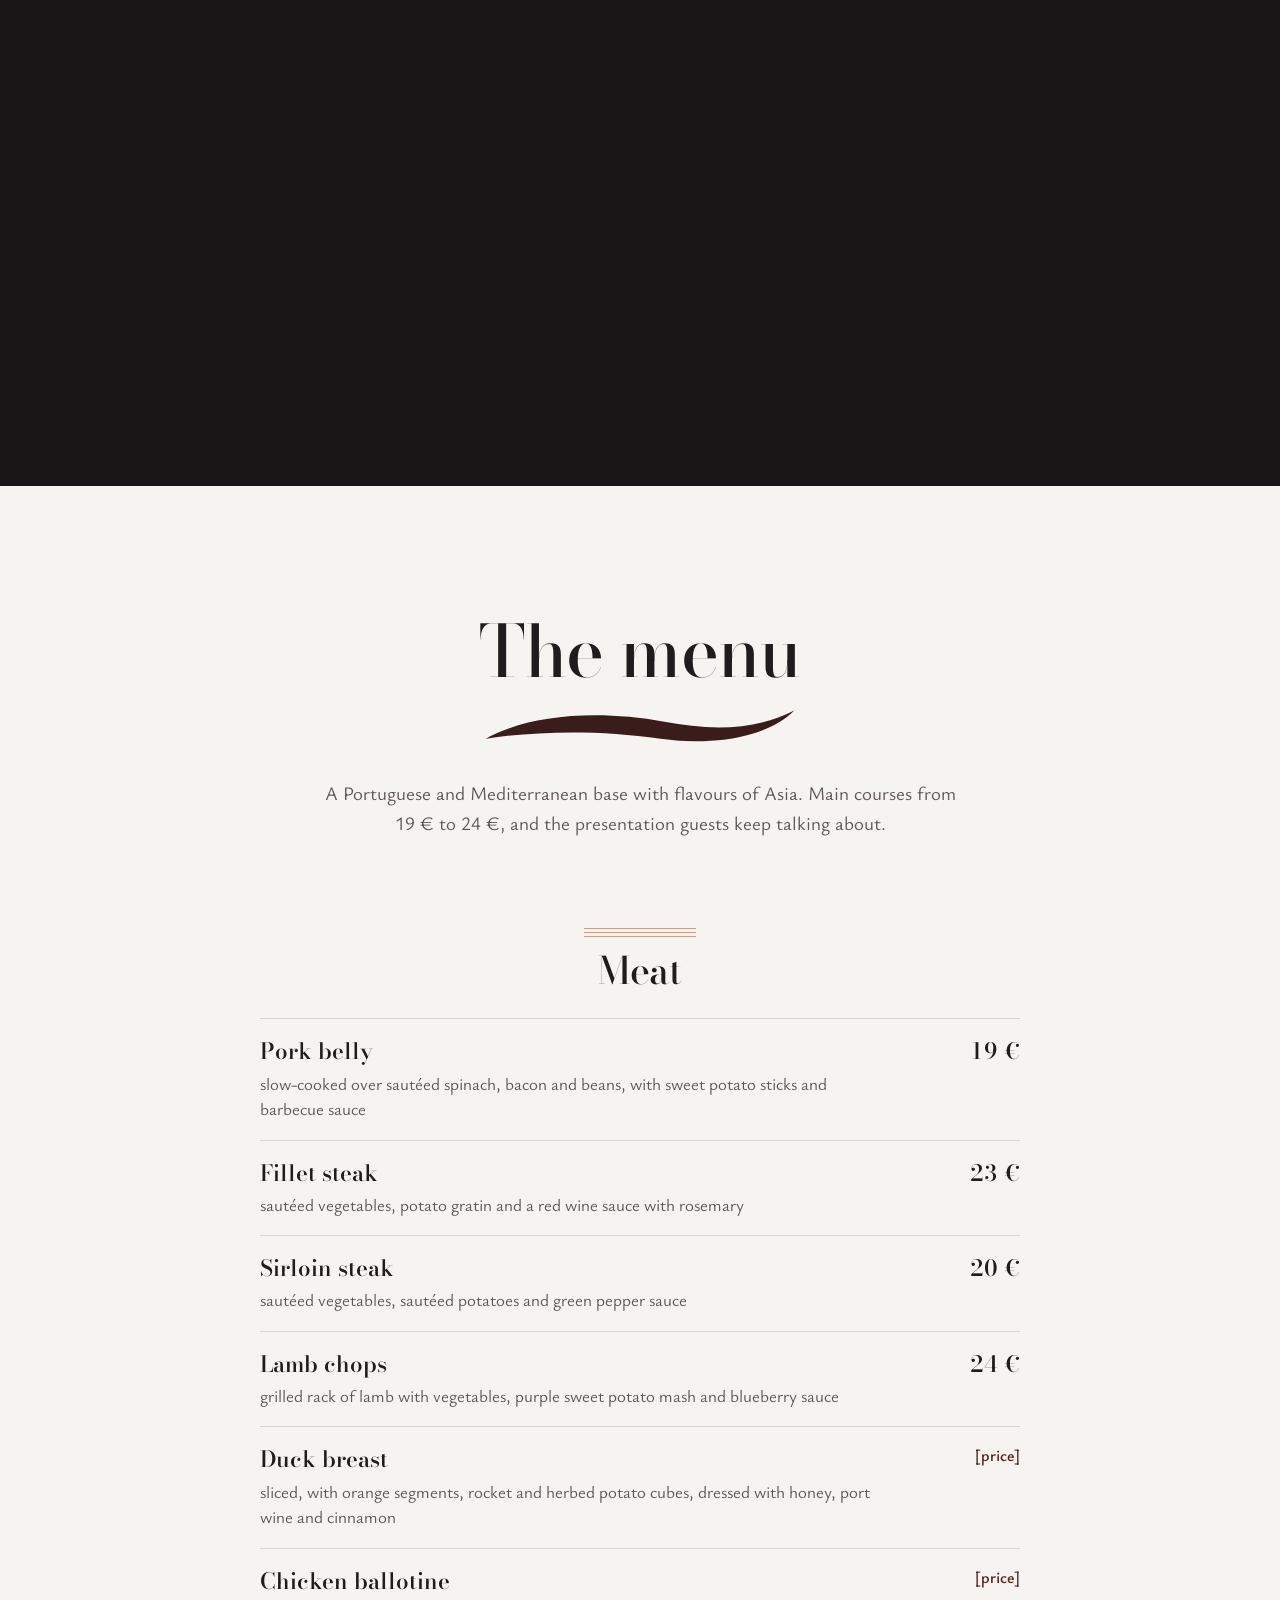
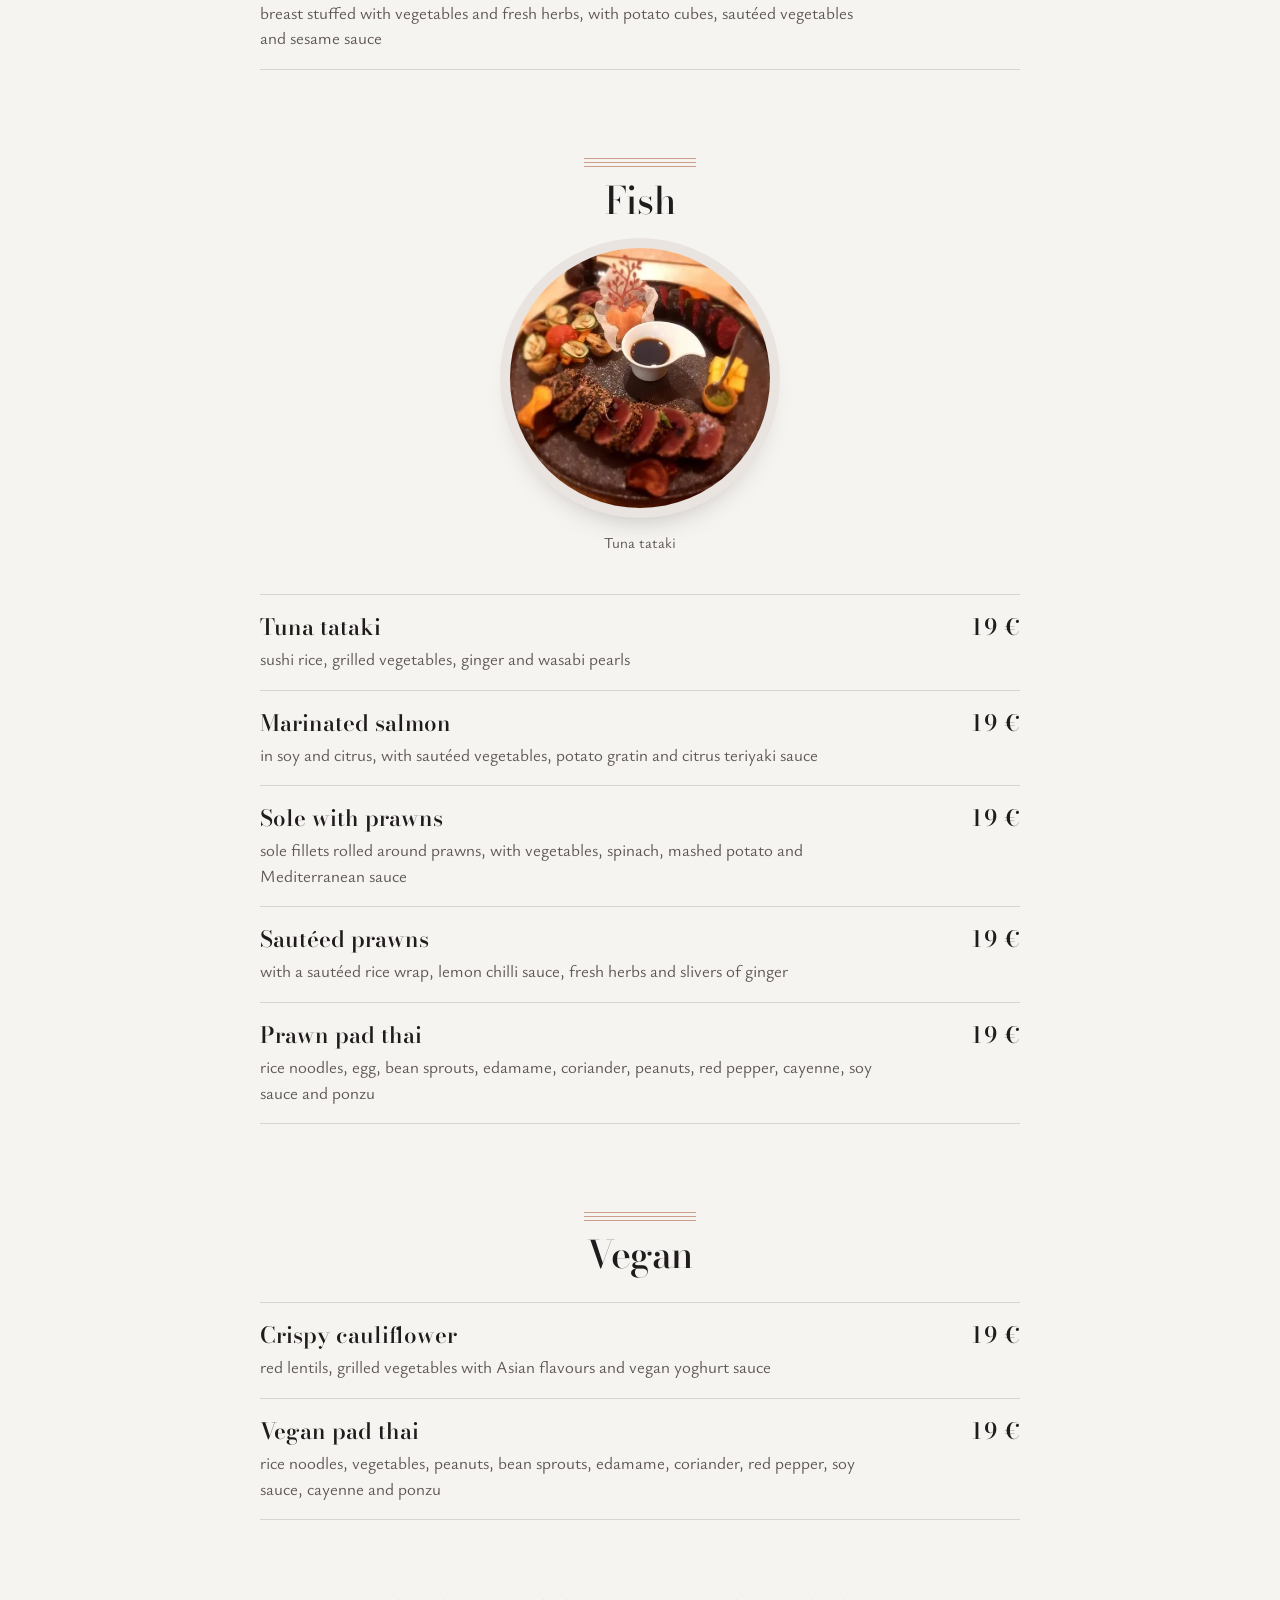
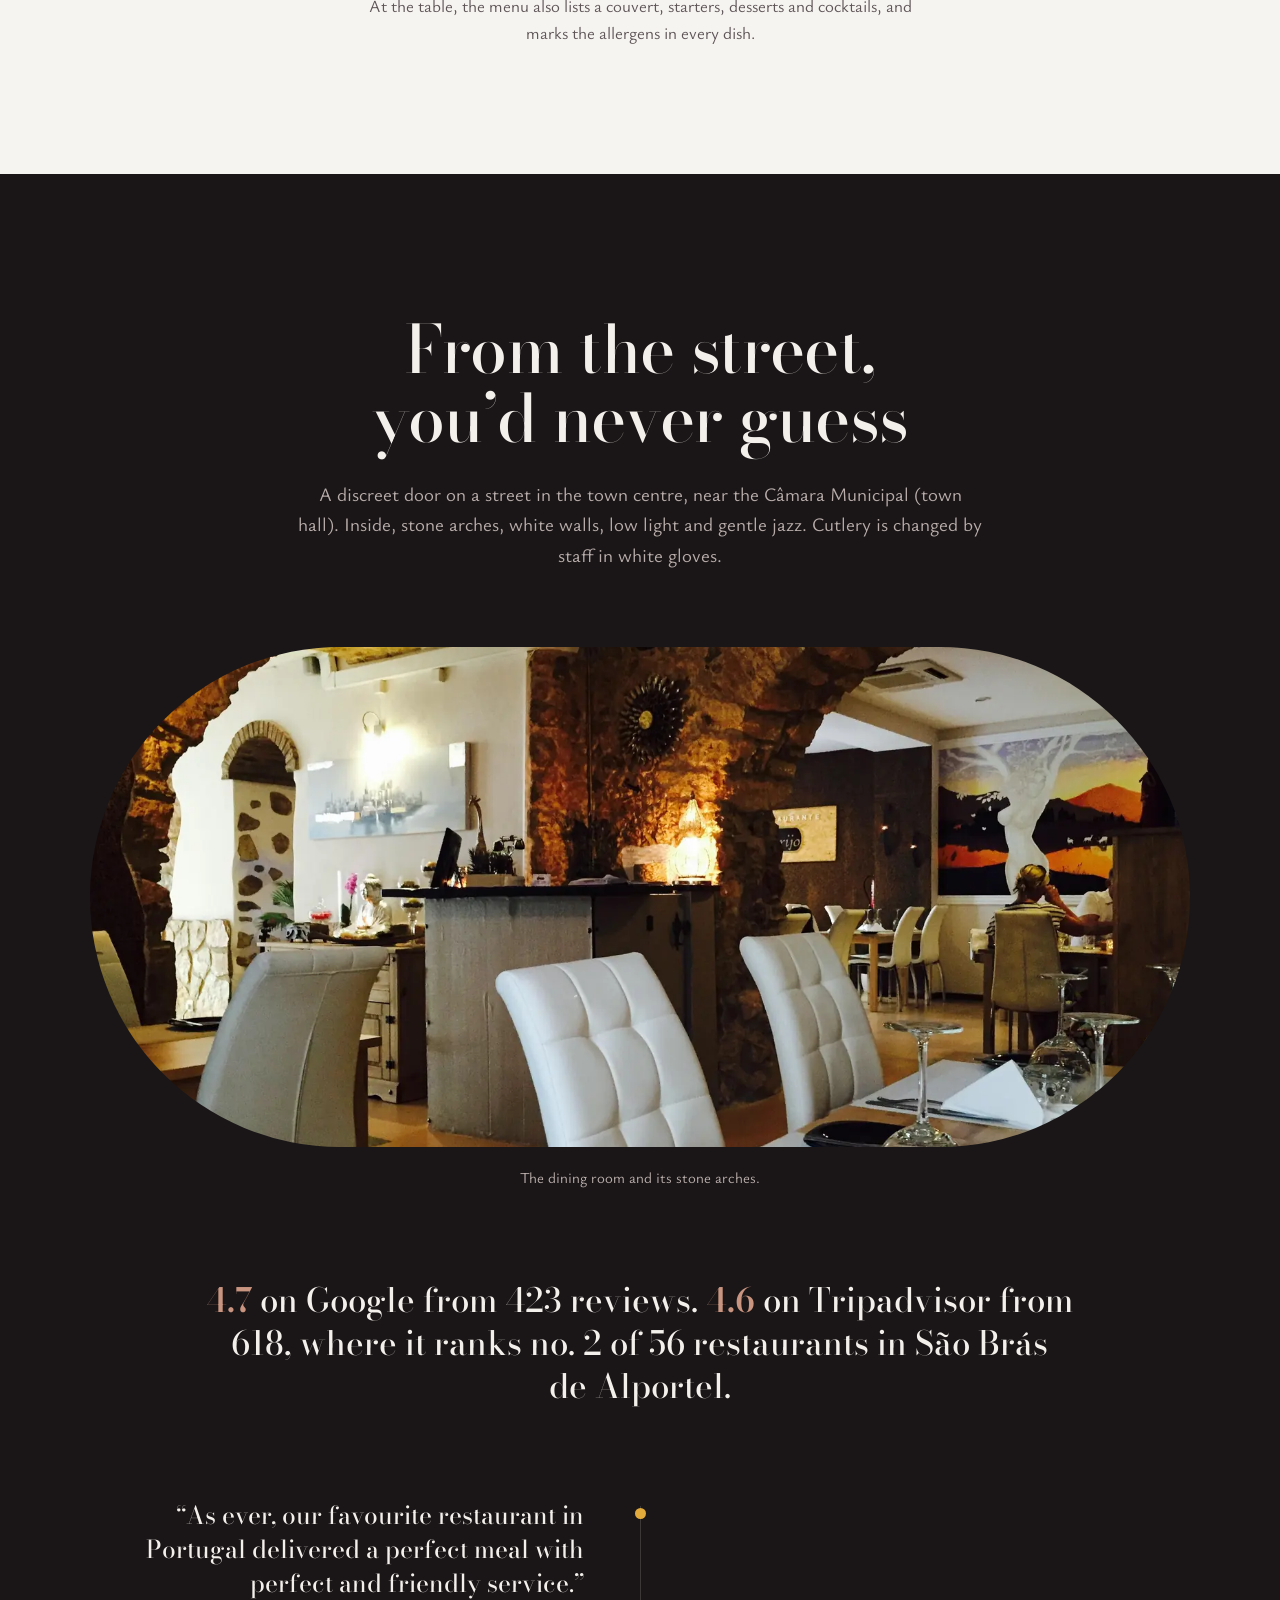
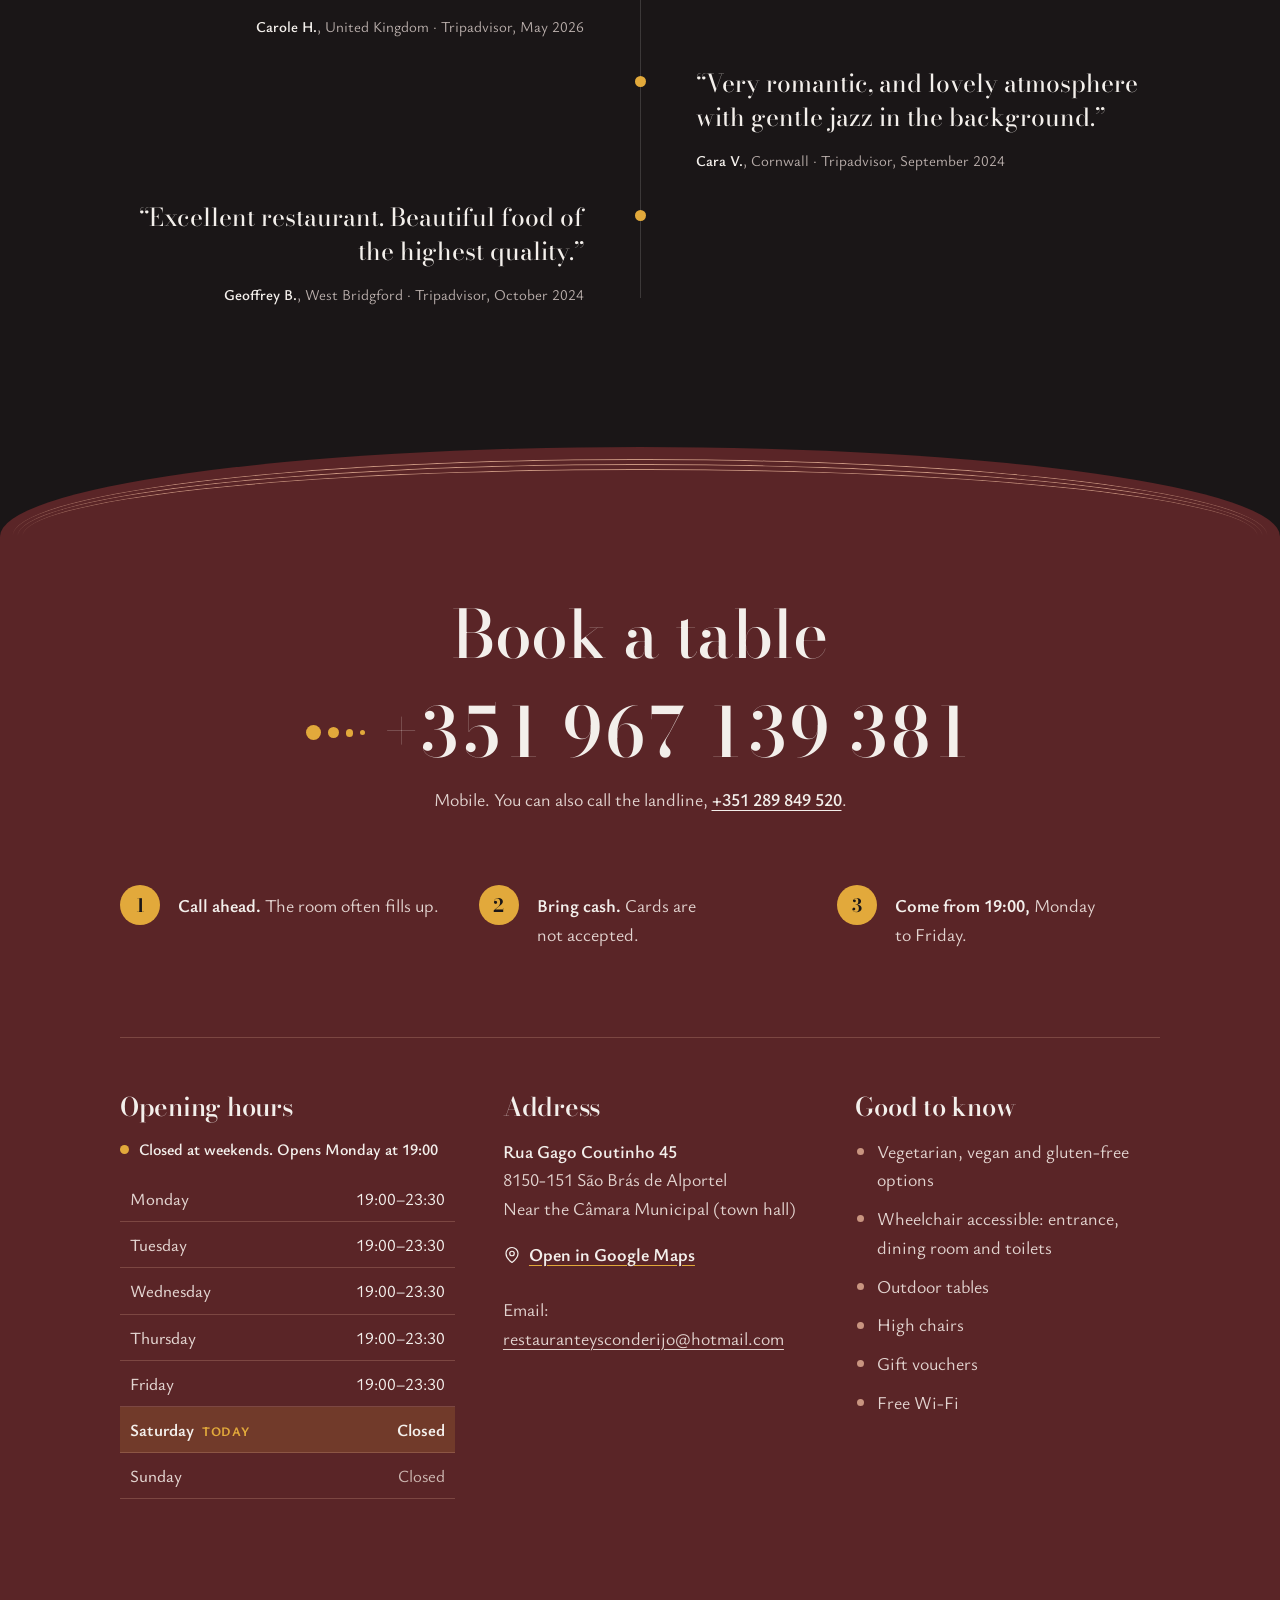
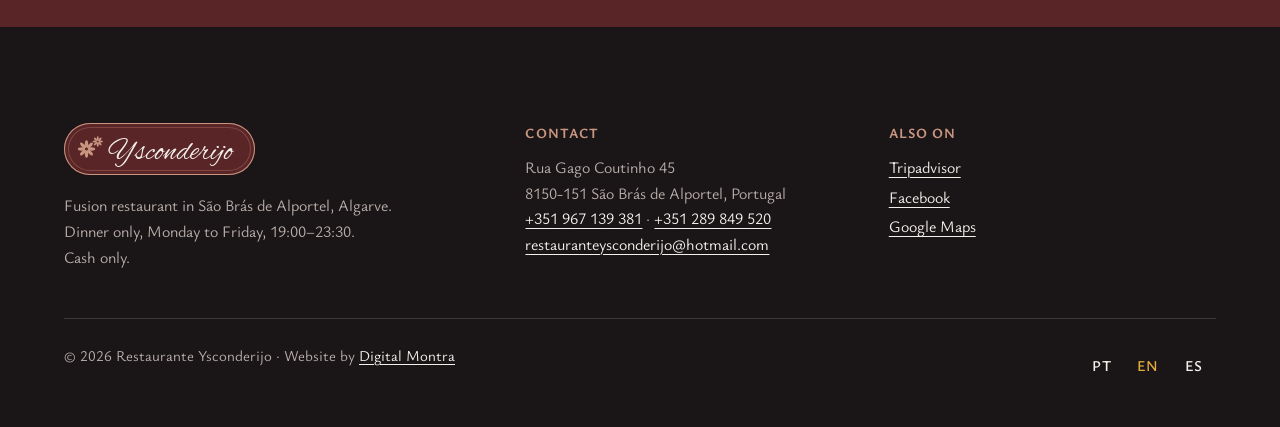
<file: public/en/index.html>
<!doctype html>
<html lang="en-GB">
<head>
<meta charset="utf-8">
<meta name="viewport" content="width=device-width, initial-scale=1, viewport-fit=cover">
<title>Ysconderijo · Fusion restaurant in São Brás de Alportel, Algarve</title>
<meta name="description" content="Fusion restaurant in the centre of São Brás de Alportel, Algarve. Dinner Monday to Friday, 19:00 to 23:30. Book on +351 967 139 381. Cash only.">
<!-- Rascunho para o dono: tirar o noindex (aqui e em _headers) quando o site for aprovado. -->
<meta name="robots" content="noindex">
<meta name="theme-color" content="#1A1617">
<meta property="og:type" content="website">
<meta property="og:locale" content="en_GB">
<meta property="og:locale:alternate" content="pt_PT">
<meta property="og:locale:alternate" content="es_ES">
<meta property="og:site_name" content="Ysconderijo">
<meta property="og:title" content="Ysconderijo · Fusion restaurant in São Brás de Alportel">
<meta property="og:description" content="A hideout in the heart of São Brás. Fusion cooking, dinner only, Monday to Friday. Book on +351 967 139 381.">
<meta property="og:url" content="https://pviegasmendes.github.io/Ysconderijo/en/">
<meta property="og:image" content="https://pviegasmendes.github.io/Ysconderijo/img/og-ysconderijo.jpg">
<meta property="og:image:width" content="1200">
<meta property="og:image:height" content="630">
<meta property="og:image:alt" content="The dining room at Ysconderijo, with stone arches and laid tables.">
<meta name="twitter:card" content="summary_large_image">
<link rel="icon" href="../favicon.svg" type="image/svg+xml">
<link rel="alternate" hreflang="pt-PT" href="../">
<link rel="alternate" hreflang="en" href="./">
<link rel="alternate" hreflang="es" href="../es/">
<link rel="alternate" hreflang="x-default" href="../">
<link rel="preload" href="../fontes/bodoni-moda-latin-opsz-normal.woff2" as="font" type="font/woff2" crossorigin>
<link rel="preload" href="../fontes/ysabeau-office-latin-wght-normal.woff2" as="font" type="font/woff2" crossorigin>
<link rel="preload" href="../fontes/alex-brush-latin-400-normal.woff2" as="font" type="font/woff2" crossorigin>
<link rel="stylesheet" href="../estilo.css">
<script type="application/ld+json">
{
  "@context": "https://schema.org",
  "@type": "Restaurant",
  "name": "Ysconderijo",
  "alternateName": "Restaurante Ysconderijo",
  "description": "Fusion restaurant in São Brás de Alportel, Algarve: a Portuguese and Mediterranean base with flavours of Asia. Dinner only, Monday to Friday.",
  "servesCuisine": ["Fusion", "Mediterranean", "Portuguese"],
  "address": {
    "@type": "PostalAddress",
    "streetAddress": "Rua Gago Coutinho, 45",
    "postalCode": "8150-151",
    "addressLocality": "São Brás de Alportel",
    "addressRegion": "Algarve",
    "addressCountry": "PT"
  },
  "geo": {
    "@type": "GeoCoordinates",
    "latitude": 37.1515346,
    "longitude": -7.8884257
  },
  "hasMap": "https://maps.google.com/?cid=15365627921296166328",
  "telephone": "+351 967 139 381",
  "email": "restauranteysconderijo@hotmail.com",
  "openingHoursSpecification": [
    {
      "@type": "OpeningHoursSpecification",
      "dayOfWeek": ["Monday", "Tuesday", "Wednesday", "Thursday", "Friday"],
      "opens": "19:00:00",
      "closes": "23:30:00"
    }
  ],
  "acceptsReservations": true,
  "paymentAccepted": "Cash",
  "currenciesAccepted": "EUR",
  "priceRange": "19-24 €",
  "amenityFeature": [
    { "@type": "LocationFeatureSpecification", "name": "Wheelchair accessible", "value": true },
    { "@type": "LocationFeatureSpecification", "name": "Outdoor seating", "value": true }
  ],
  "sameAs": [
    "https://www.tripadvisor.pt/Restaurant_Review-g1190874-d2315106-Reviews-Restaurante_Ysconderijo-Sao_Bras_de_Alportel_Faro_District_Algarve.html",
    "https://www.facebook.com/people/Restaurante-Ysconderijo/100048914606567/"
  ]
}
</script>
</head>
<body>
<a class="saltar" href="#conteudo">Skip to content</a>

<header class="topo">
  <a class="marca" href="./" aria-label="Ysconderijo, home">
    <svg class="marca-flores" width="30" height="30" viewBox="0 0 40 40" aria-hidden="true" focusable="false">
      <defs><ellipse id="petala" cx="0" cy="-6.4" rx="2.2" ry="5.2"/></defs>
      <g fill="currentColor" transform="translate(14 20)">
        <use href="#petala"/><use href="#petala" transform="rotate(45)"/><use href="#petala" transform="rotate(90)"/><use href="#petala" transform="rotate(135)"/>
        <use href="#petala" transform="rotate(180)"/><use href="#petala" transform="rotate(225)"/><use href="#petala" transform="rotate(270)"/><use href="#petala" transform="rotate(315)"/>
        <circle r="2.7" style="fill: var(--bordo)" stroke="currentColor" stroke-width="1.3"/>
      </g>
      <g fill="currentColor" transform="translate(29 10) scale(.6)">
        <use href="#petala"/><use href="#petala" transform="rotate(45)"/><use href="#petala" transform="rotate(90)"/><use href="#petala" transform="rotate(135)"/>
        <use href="#petala" transform="rotate(180)"/><use href="#petala" transform="rotate(225)"/><use href="#petala" transform="rotate(270)"/><use href="#petala" transform="rotate(315)"/>
        <circle r="2.7" style="fill: var(--bordo)" stroke="currentColor" stroke-width="1.6"/>
      </g>
    </svg>
    <span class="marca-nome">Ysconderijo</span>
  </a>
  <nav class="menu" aria-label="Sections">
    <a href="#carta">Menu</a>
    <a href="#casa">The house</a>
    <a href="#reservar">Hours and address</a>
  </nav>
  <nav class="idiomas" aria-label="Language">
    <a href="../" hreflang="pt-PT" lang="pt-PT" title="Português">PT</a>
    <a href="./" hreflang="en" lang="en" aria-current="page" title="English">EN</a>
    <a href="../es/" hreflang="es" lang="es" title="Español">ES</a>
  </nav>
  <a class="topo-ligar" href="tel:+351967139381" aria-label="Book: call +351 967 139 381">
    <svg width="18" height="18" viewBox="0 0 24 24" fill="none" stroke="currentColor" stroke-width="1.6" stroke-linecap="round" stroke-linejoin="round" aria-hidden="true" focusable="false"><path d="M22 16.92v3a2 2 0 0 1-2.18 2 19.79 19.79 0 0 1-8.63-3.07 19.5 19.5 0 0 1-6-6 19.79 19.79 0 0 1-3.07-8.67A2 2 0 0 1 4.11 2h3a2 2 0 0 1 2 1.72c.13.96.36 1.9.7 2.81a2 2 0 0 1-.45 2.11L8.09 9.91a16 16 0 0 0 6 6l1.27-1.27a2 2 0 0 1 2.11-.45c.91.34 1.85.57 2.81.7A2 2 0 0 1 22 16.92z"/></svg>
    <span>Book</span>
  </a>
</header>

<main id="conteudo">
  <section class="abertura" aria-labelledby="titulo">
    <div class="abertura-texto">
      <h1 id="titulo">A hideout in the heart of São&nbsp;Brás</h1>
      <p class="abertura-sub">Fusion cooking: a Portuguese and Mediterranean base with flavours of Asia. Dinner only, Monday to Friday, from 19:00 to 23:30.</p>
      <div class="abertura-acoes">
        <a class="btn-reservar" href="tel:+351967139381">
          <span class="gotas" aria-hidden="true"><i></i><i></i><i></i><i></i></span>
          <span class="btn-reservar-texto">Book a table <span class="num"><span class="indicativo">+351 </span>967 139 381</span></span>
        </a>
        <a class="link-carta" href="#carta">See the menu</a>
      </div>
      <p class="estado" data-estado>
        <span class="estado-ponto" aria-hidden="true"></span>
        <span class="estado-texto">Dinner Monday to Friday, 19:00–23:30</span>
        <span class="estado-sep" aria-hidden="true">·</span>
        <span>Cash only</span>
      </p>
    </div>

    <div class="servico">
      <div class="servico-palco">
        <figure class="prato">
          <svg class="prato-sousplat" viewBox="0 0 1000 1000" aria-hidden="true" focusable="false">
            <defs><path id="aro" d="M 70 500 A 430 430 0 0 1 930 500"/></defs>
            <circle class="base" cx="500" cy="500" r="500"/>
            <circle class="faixa" cx="500" cy="500" r="489"/>
            <circle class="faixa" cx="500" cy="500" r="482"/>
            <circle class="faixa" cx="500" cy="500" r="475"/>
            <text class="nome"><textPath href="#aro" startOffset="50%" text-anchor="middle">Ysconderijo</textPath></text>
          </svg>
          <div class="poco" aria-hidden="true"></div>
          <div class="prato-porcelana" aria-hidden="true"></div>
          <picture class="prato-foto">
            <source type="image/webp" srcset="../img/prato-camarao-480.webp 480w, ../img/prato-camarao-800.webp 800w, ../img/prato-camarao-1200.webp 1200w" sizes="(min-width: 700px) min(52vw, 54svh, 510px), 54vw">
            <img src="../img/prato-camarao.jpg" width="1200" height="1200" decoding="async" alt="A dish at Ysconderijo: prawns with vegetables, mash and a dried orange slice, with dots of sauce around it.">
          </picture>
        </figure>
      </div>
    </div>
  </section>

  <section class="carta" id="carta" aria-labelledby="carta-titulo">
    <div class="carta-cabeca">
      <h2 id="carta-titulo">The menu</h2>
      <svg class="pincelada" viewBox="0 0 340 52" aria-hidden="true" focusable="false"><path fill="currentColor" d="M6 38C48 14 120 6 196 20c48 9 94 10 138-12-28 28-84 38-142 30C124 28 58 30 6 38Z"/></svg>
      <p class="carta-intro">A Portuguese and Mediterranean base with flavours of Asia. Main courses from 19&nbsp;€ to 24&nbsp;€, and the presentation guests keep talking about.</p>
    </div>

    <div class="carta-cursos">
      <section class="curso" aria-labelledby="curso-carne">
        <div class="curso-cabeca"><span class="faixa-tres" aria-hidden="true"></span><h3 id="curso-carne">Meat</h3></div>
        <ul class="pratos">
          <li class="prato-linha"><span class="prato-nome">Pork belly</span><span class="prato-preco">19 €</span><span class="prato-desc">slow-cooked over sautéed spinach, bacon and beans, with sweet potato sticks and barbecue sauce</span></li>
          <li class="prato-linha"><span class="prato-nome">Fillet steak</span><span class="prato-preco">23 €</span><span class="prato-desc">sautéed vegetables, potato gratin and a red wine sauce with rosemary</span></li>
          <li class="prato-linha"><span class="prato-nome">Sirloin steak</span><span class="prato-preco">20 €</span><span class="prato-desc">sautéed vegetables, sautéed potatoes and green pepper sauce</span></li>
          <li class="prato-linha"><span class="prato-nome">Lamb chops</span><span class="prato-preco">24 €</span><span class="prato-desc">grilled rack of lamb with vegetables, purple sweet potato mash and blueberry sauce</span></li>
          <li class="prato-linha"><span class="prato-nome">Duck breast</span><span class="prato-preco por-confirmar">[price]</span><span class="prato-desc">sliced, with orange segments, rocket and herbed potato cubes, dressed with honey, port wine and cinnamon</span></li>
          <li class="prato-linha"><span class="prato-nome">Chicken ballotine</span><span class="prato-preco por-confirmar">[price]</span><span class="prato-desc">breast stuffed with vegetables and fresh herbs, with potato cubes, sautéed vegetables and sesame sauce</span></li>
        </ul>
      </section>

      <section class="curso" aria-labelledby="curso-peixe">
        <div class="curso-cabeca"><span class="faixa-tres" aria-hidden="true"></span><h3 id="curso-peixe">Fish</h3></div>
        <figure class="carta-foto">
          <picture>
            <source type="image/webp" srcset="../img/prato-tataki-480.webp 480w, ../img/prato-tataki-720.webp 720w" sizes="260px">
            <img src="../img/prato-tataki.jpg" width="720" height="720" loading="lazy" decoding="async" alt="Tuna tataki on a dark stone plate, with grilled vegetables, sushi and soy sauce.">
          </picture>
          <figcaption>Tuna tataki</figcaption>
        </figure>
        <ul class="pratos">
          <li class="prato-linha"><span class="prato-nome">Tuna tataki</span><span class="prato-preco">19 €</span><span class="prato-desc">sushi rice, grilled vegetables, ginger and wasabi pearls</span></li>
          <li class="prato-linha"><span class="prato-nome">Marinated salmon</span><span class="prato-preco">19 €</span><span class="prato-desc">in soy and citrus, with sautéed vegetables, potato gratin and citrus teriyaki sauce</span></li>
          <li class="prato-linha"><span class="prato-nome">Sole with prawns</span><span class="prato-preco">19 €</span><span class="prato-desc">sole fillets rolled around prawns, with vegetables, spinach, mashed potato and Mediterranean sauce</span></li>
          <li class="prato-linha"><span class="prato-nome">Sautéed prawns</span><span class="prato-preco">19 €</span><span class="prato-desc">with a sautéed rice wrap, lemon chilli sauce, fresh herbs and slivers of ginger</span></li>
          <li class="prato-linha"><span class="prato-nome">Prawn pad thai</span><span class="prato-preco">19 €</span><span class="prato-desc">rice noodles, egg, bean sprouts, edamame, coriander, peanuts, red pepper, cayenne, soy sauce and ponzu</span></li>
        </ul>
      </section>

      <section class="curso" aria-labelledby="curso-vegan">
        <div class="curso-cabeca"><span class="faixa-tres" aria-hidden="true"></span><h3 id="curso-vegan">Vegan</h3></div>
        <ul class="pratos">
          <li class="prato-linha"><span class="prato-nome">Crispy cauliflower</span><span class="prato-preco">19 €</span><span class="prato-desc">red lentils, grilled vegetables with Asian flavours and vegan yoghurt sauce</span></li>
          <li class="prato-linha"><span class="prato-nome">Vegan pad thai</span><span class="prato-preco">19 €</span><span class="prato-desc">rice noodles, vegetables, peanuts, bean sprouts, edamame, coriander, red pepper, soy sauce, cayenne and ponzu</span></li>
        </ul>
      </section>
    </div>

    <p class="carta-nota">At the table, the menu also lists a couvert, starters, desserts and cocktails, and marks the allergens in every dish.</p>
  </section>

  <section class="casa" id="casa" aria-labelledby="casa-titulo">
    <div class="casa-cabeca">
      <h2 id="casa-titulo">From the street, you’d never guess</h2>
      <p>A discreet door on a street in the town centre, near the Câmara Municipal (town hall). Inside, stone arches, white walls, low light and gentle jazz. Cutlery is changed by staff in white gloves.</p>
    </div>
    <figure class="casa-foto">
      <picture>
        <source type="image/webp" srcset="../img/sala-arcos-640.webp 640w, ../img/sala-arcos-1024.webp 1024w, ../img/sala-arcos-1600.webp 1600w" sizes="(min-width: 1230px) 1100px, 92vw">
        <img src="../img/sala-arcos.jpg" width="1600" height="1200" loading="lazy" decoding="async" alt="The dining room at Ysconderijo: stone arches, white walls, white chairs and laid tables.">
      </picture>
      <figcaption>The dining room and its stone arches.</figcaption>
    </figure>

    <p class="notas"><strong>4.7</strong> on Google from 423 reviews. <strong>4.6</strong> on Tripadvisor from 618, where it ranks no.&nbsp;2 of 56 restaurants in São&nbsp;Brás de Alportel.</p>

    <ul class="vozes">
      <li class="voz">
        <blockquote><p>“As ever, our favourite restaurant in Portugal delivered a perfect meal with perfect and friendly service.”</p></blockquote>
        <p class="voz-autor"><b>Carole H.</b>, United Kingdom · Tripadvisor, May 2026</p>
      </li>
      <li class="voz">
        <blockquote><p>“Very romantic, and lovely atmosphere with gentle jazz in the background.”</p></blockquote>
        <p class="voz-autor"><b>Cara V.</b>, Cornwall · Tripadvisor, September 2024</p>
      </li>
      <li class="voz">
        <blockquote><p>“Excellent restaurant. Beautiful food of the highest quality.”</p></blockquote>
        <p class="voz-autor"><b>Geoffrey B.</b>, West Bridgford · Tripadvisor, October 2024</p>
      </li>
    </ul>
  </section>

  <section class="reservar" id="reservar" aria-labelledby="reservar-titulo">
    <div class="arco" aria-hidden="true"><i></i><i></i><i></i></div>
    <div class="reservar-cabeca">
      <h2 id="reservar-titulo">Book a table</h2>
      <a class="tel-grande" href="tel:+351967139381"><span class="gotas" aria-hidden="true"><i></i><i></i><i></i><i></i></span><span class="num">+351 967 139 381</span></a>
      <p class="tel-alt">Mobile. You can also call the landline, <a class="num" href="tel:+351289849520">+351 289 849 520</a>.</p>
    </div>

    <ol class="passos">
      <li><span class="passo-n" aria-hidden="true">1</span><p><strong>Call ahead.</strong> The room often fills up.</p></li>
      <li><span class="passo-n" aria-hidden="true">2</span><p><strong>Bring cash.</strong> Cards are not accepted.</p></li>
      <li><span class="passo-n" aria-hidden="true">3</span><p><strong>Come from 19:00,</strong> Monday to Friday.</p></li>
    </ol>

    <div class="reservar-grelha">
      <div class="horario">
        <h3>Opening hours</h3>
        <p class="estado" data-estado>
          <span class="estado-ponto" aria-hidden="true"></span>
          <span class="estado-texto">Dinner Monday to Friday</span>
        </p>
        <table>
          <caption class="sr-only">Opening hours, Portugal time</caption>
          <tbody>
            <tr data-dia="1"><th scope="row">Monday</th><td>19:00–23:30</td></tr>
            <tr data-dia="2"><th scope="row">Tuesday</th><td>19:00–23:30</td></tr>
            <tr data-dia="3"><th scope="row">Wednesday</th><td>19:00–23:30</td></tr>
            <tr data-dia="4"><th scope="row">Thursday</th><td>19:00–23:30</td></tr>
            <tr data-dia="5"><th scope="row">Friday</th><td>19:00–23:30</td></tr>
            <tr data-dia="6" class="fechado"><th scope="row">Saturday</th><td>Closed</td></tr>
            <tr data-dia="0" class="fechado"><th scope="row">Sunday</th><td>Closed</td></tr>
          </tbody>
        </table>
      </div>

      <div class="morada">
        <h3>Address</h3>
        <address><strong>Rua Gago Coutinho 45</strong><br>8150-151 São Brás de Alportel<br>Near the Câmara Municipal (town hall)</address>
        <a class="link-ext" href="https://maps.google.com/?cid=15365627921296166328" rel="noopener">
          <svg width="18" height="18" viewBox="0 0 24 24" fill="none" stroke="currentColor" stroke-width="1.6" stroke-linecap="round" stroke-linejoin="round" aria-hidden="true" focusable="false"><path d="M20 10c0 6-8 12-8 12s-8-6-8-12a8 8 0 0 1 16 0Z"/><circle cx="12" cy="10" r="3"/></svg>
          Open in Google Maps
        </a>
        <p class="email">Email: <a href="mailto:restauranteysconderijo@hotmail.com">restauranteysconderijo@hotmail.com</a></p>
      </div>

      <div class="extras">
        <h3>Good to know</h3>
        <ul>
          <li>Vegetarian, vegan and gluten-free options</li>
          <li>Wheelchair accessible: entrance, dining room and toilets</li>
          <li>Outdoor tables</li>
          <li>High chairs</li>
          <li>Gift vouchers</li>
          <li>Free Wi-Fi</li>
        </ul>
      </div>
    </div>
  </section>
</main>

<footer class="rodape">
  <div class="rodape-grelha">
    <div>
      <a class="marca" href="./" aria-label="Ysconderijo, home">
        <svg class="marca-flores" width="30" height="30" viewBox="0 0 40 40" aria-hidden="true" focusable="false">
          <g fill="currentColor" transform="translate(14 20)">
            <use href="#petala"/><use href="#petala" transform="rotate(45)"/><use href="#petala" transform="rotate(90)"/><use href="#petala" transform="rotate(135)"/>
            <use href="#petala" transform="rotate(180)"/><use href="#petala" transform="rotate(225)"/><use href="#petala" transform="rotate(270)"/><use href="#petala" transform="rotate(315)"/>
            <circle r="2.7" style="fill: var(--bordo)" stroke="currentColor" stroke-width="1.3"/>
          </g>
          <g fill="currentColor" transform="translate(29 10) scale(.6)">
            <use href="#petala"/><use href="#petala" transform="rotate(45)"/><use href="#petala" transform="rotate(90)"/><use href="#petala" transform="rotate(135)"/>
            <use href="#petala" transform="rotate(180)"/><use href="#petala" transform="rotate(225)"/><use href="#petala" transform="rotate(270)"/><use href="#petala" transform="rotate(315)"/>
            <circle r="2.7" style="fill: var(--bordo)" stroke="currentColor" stroke-width="1.6"/>
          </g>
        </svg>
        <span class="marca-nome">Ysconderijo</span>
      </a>
      <p>Fusion restaurant in São Brás de Alportel, Algarve.<br>Dinner only, Monday to Friday, 19:00–23:30.<br>Cash only.</p>
    </div>
    <div>
      <h2>Contact</h2>
      <address>
        Rua Gago Coutinho 45<br>8150-151 São Brás de Alportel, Portugal<br>
        <a class="num" href="tel:+351967139381">+351 967 139 381</a> · <a class="num" href="tel:+351289849520">+351 289 849 520</a><br>
        <a href="mailto:restauranteysconderijo@hotmail.com">restauranteysconderijo@hotmail.com</a>
      </address>
    </div>
    <div>
      <h2>Also on</h2>
      <ul>
        <li><a href="https://www.tripadvisor.co.uk/Restaurant_Review-g1190874-d2315106-Reviews-Restaurante_Ysconderijo-Sao_Bras_de_Alportel_Faro_District_Algarve.html" rel="noopener">Tripadvisor</a></li>
        <li><a href="https://www.facebook.com/people/Restaurante-Ysconderijo/100048914606567/" rel="noopener">Facebook</a></li>
        <li><a href="https://maps.google.com/?cid=15365627921296166328" rel="noopener">Google Maps</a></li>
      </ul>
    </div>
  </div>
  <div class="rodape-fim">
    <p>© 2026 Restaurante Ysconderijo · Website by <a href="https://digitalmontra.pt/">Digital Montra</a></p>
    <nav class="idiomas" aria-label="Site language">
      <a href="../" hreflang="pt-PT" lang="pt-PT">PT</a>
      <a href="./" hreflang="en" lang="en" aria-current="page">EN</a>
      <a href="../es/" hreflang="es" lang="es">ES</a>
    </nav>
  </div>
</footer>

<a class="barra-ligar" id="barra-ligar" href="tel:+351967139381">
  <span class="gotas" aria-hidden="true"><i></i><i></i><i></i><i></i></span>
  <span>Book a table · <span class="num">967 139 381</span></span>
</a>

<script src="../site.js" defer></script>
</body>
</html>
</file>
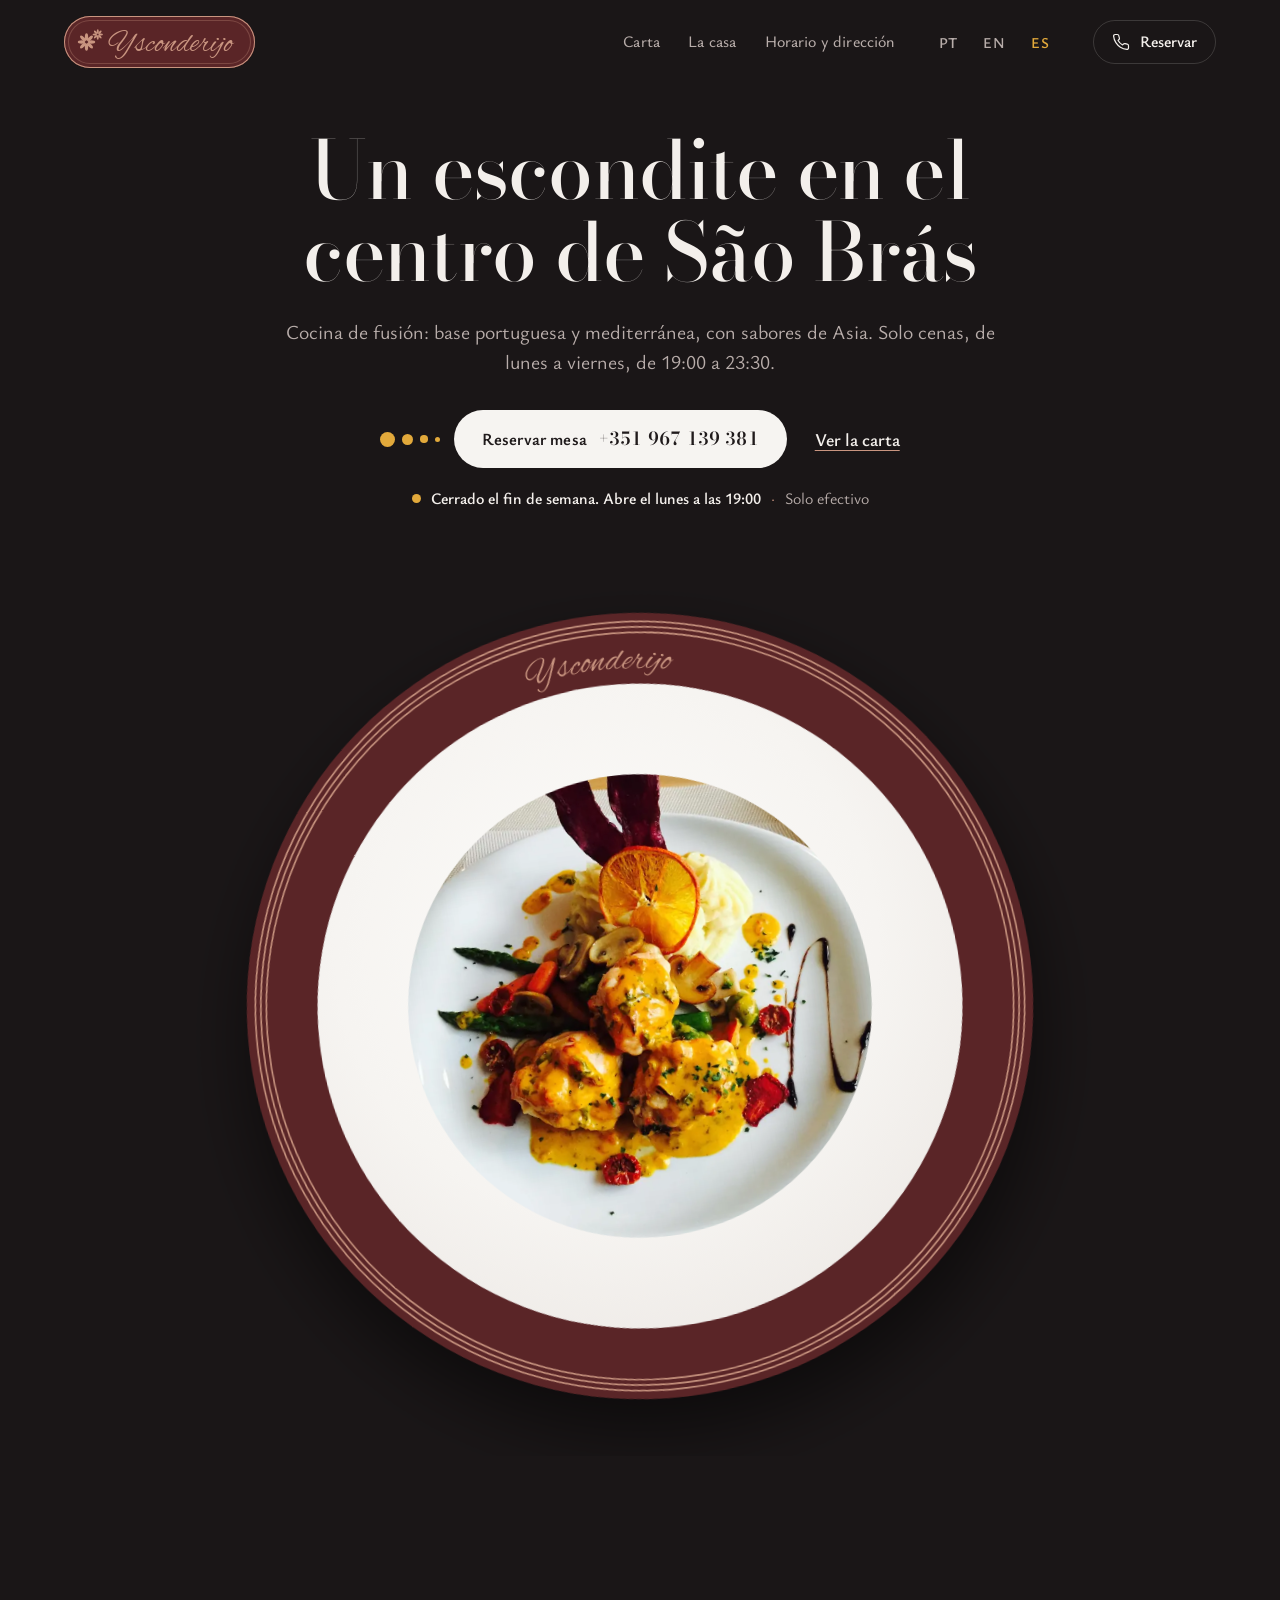
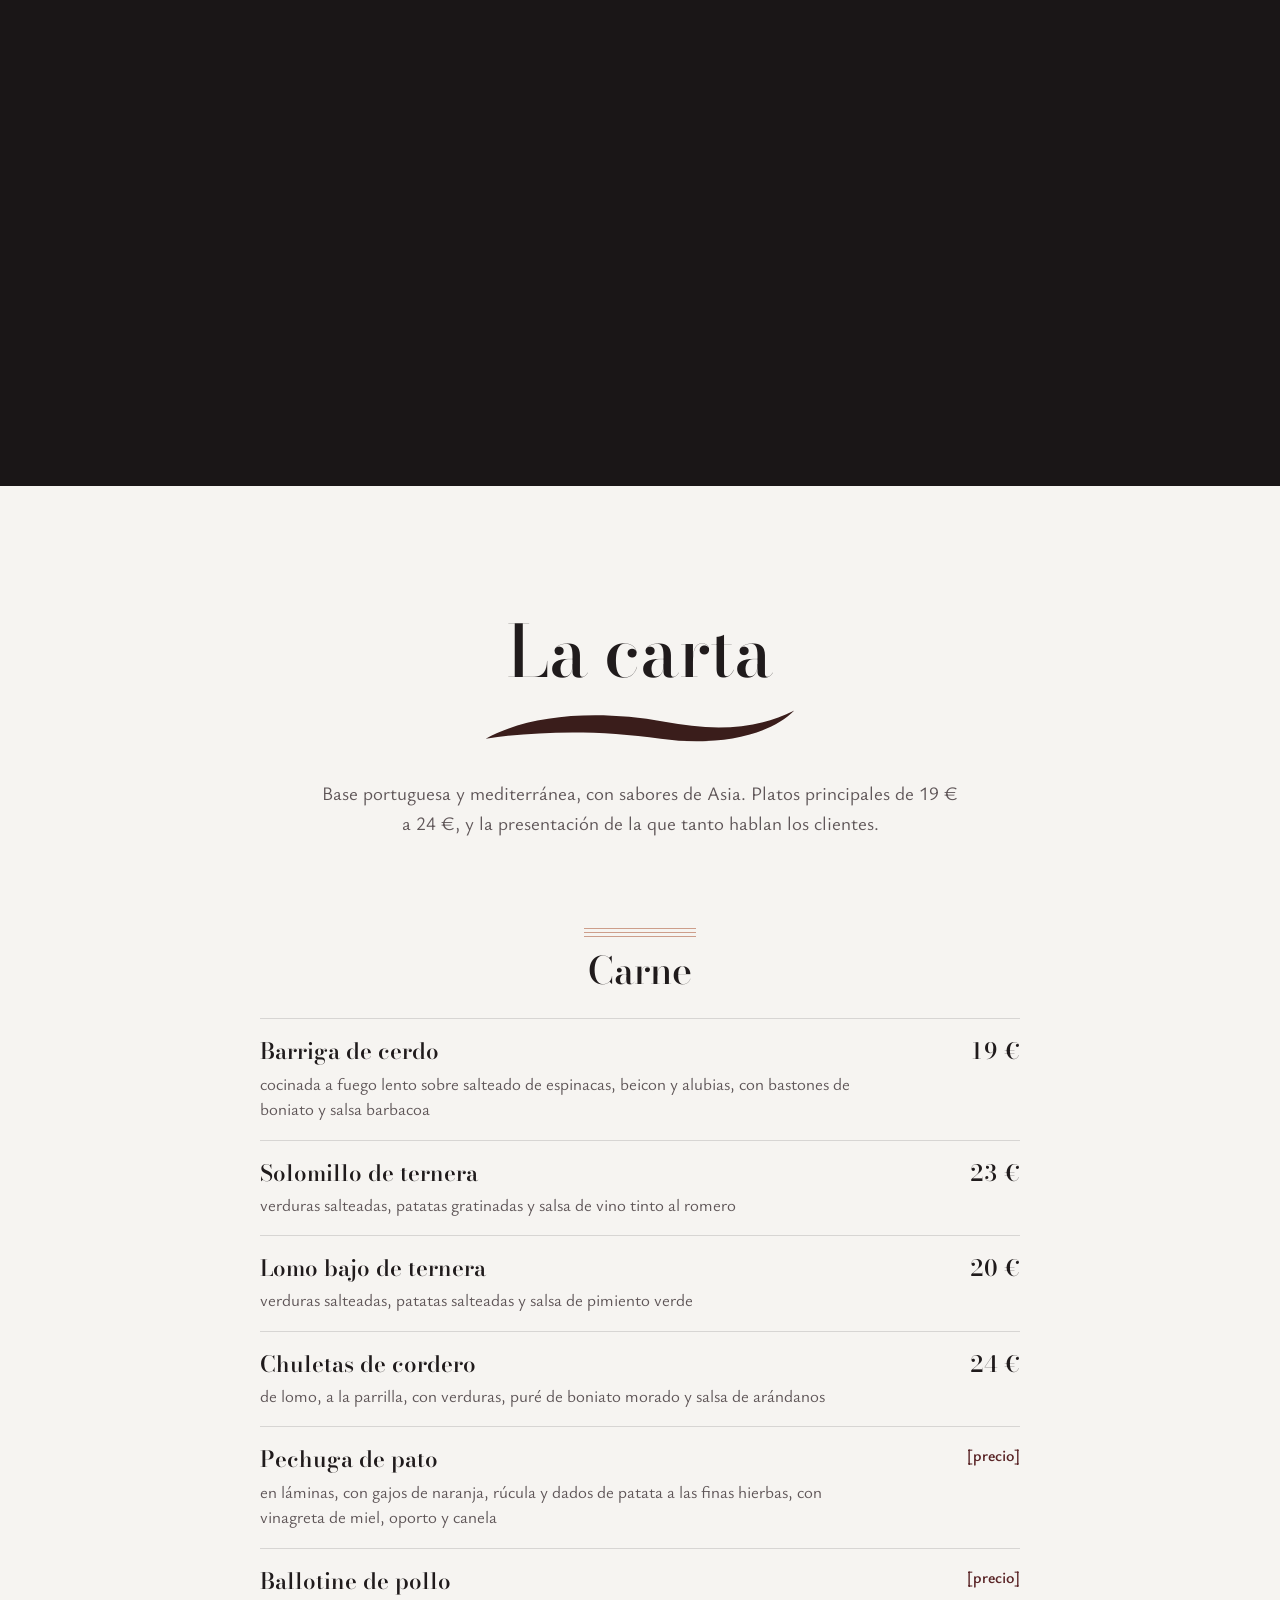
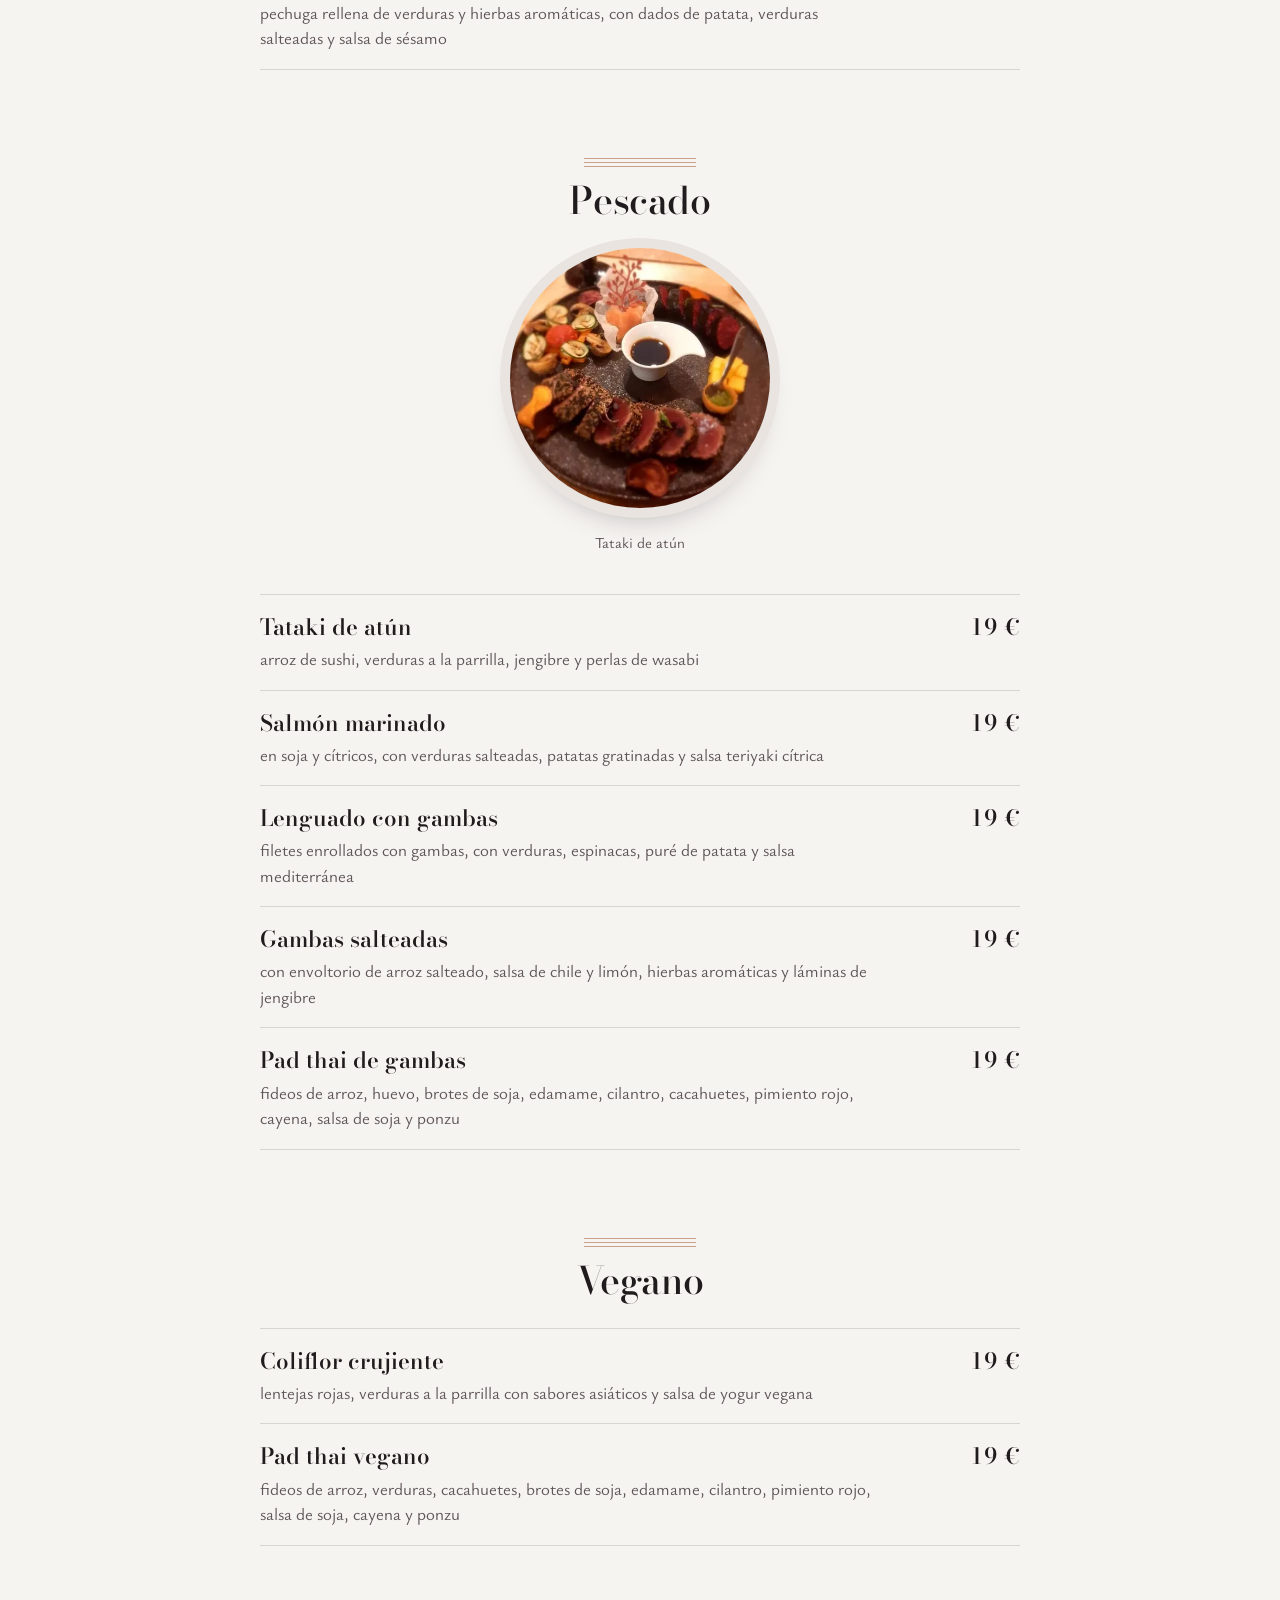
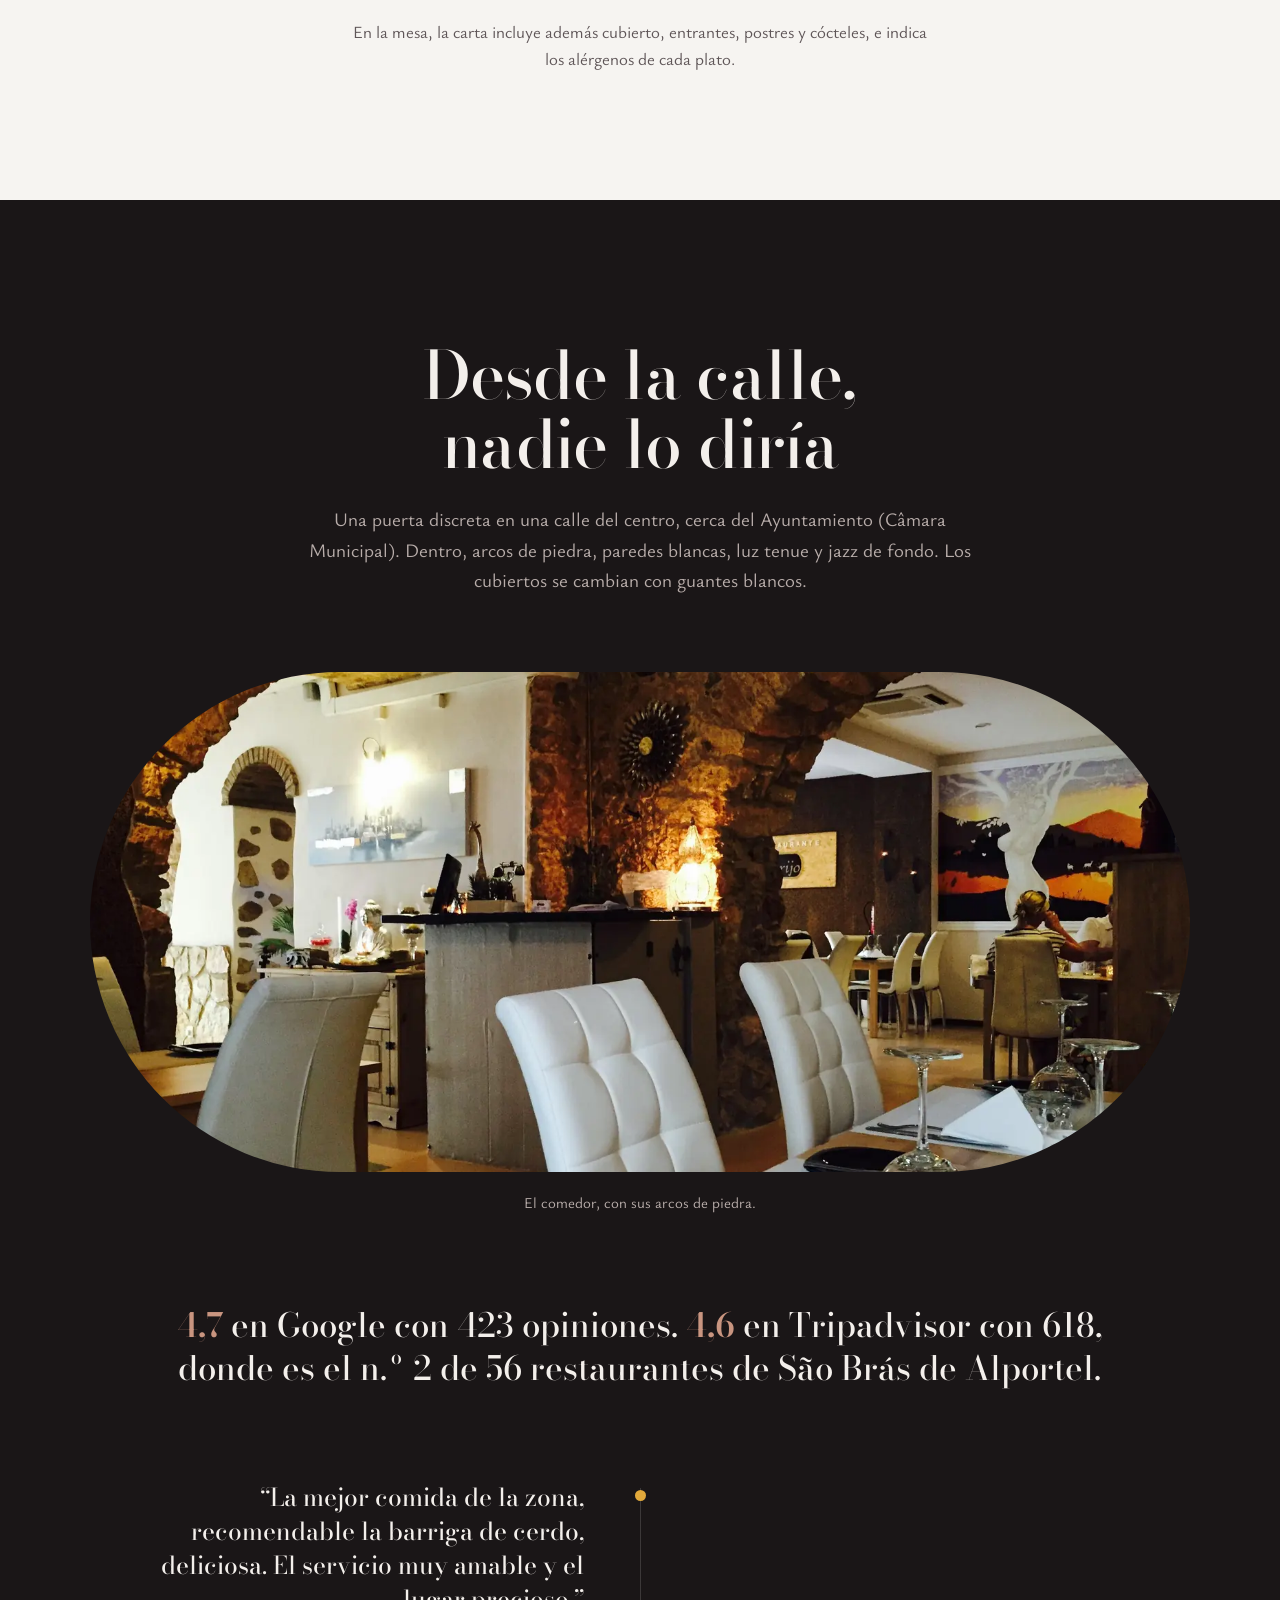
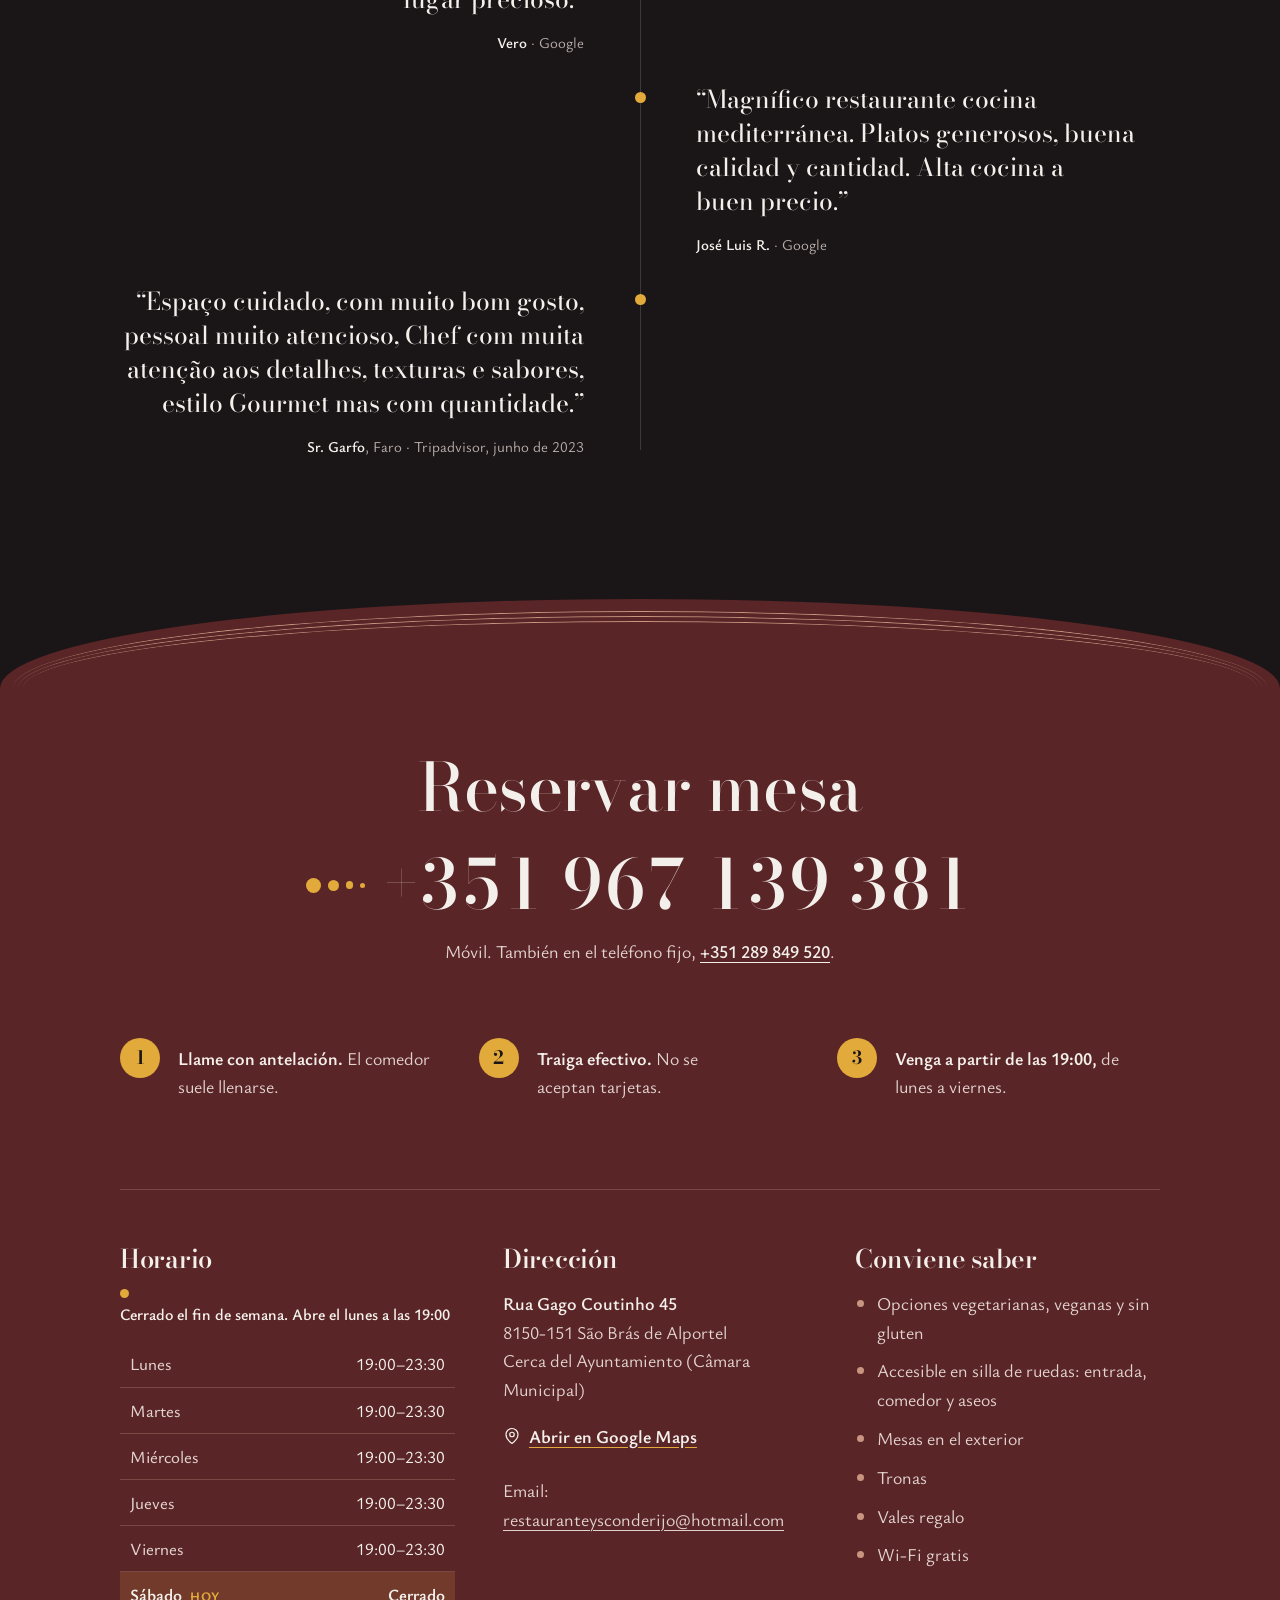
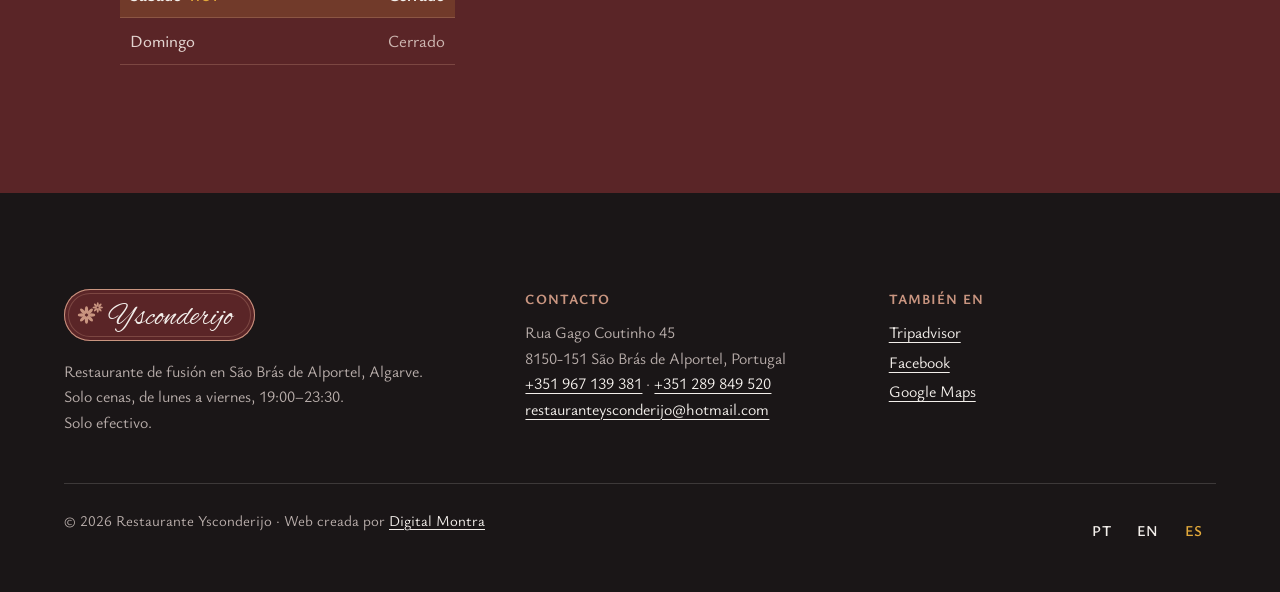
<file: public/es/index.html>
<!doctype html>
<html lang="es">
<head>
<meta charset="utf-8">
<meta name="viewport" content="width=device-width, initial-scale=1, viewport-fit=cover">
<title>Ysconderijo · Restaurante de fusión en São Brás de Alportel, Algarve</title>
<meta name="description" content="Restaurante de fusión en el centro de São Brás de Alportel, Algarve. Cenas de lunes a viernes, de 19:00 a 23:30. Reservas en el +351 967 139 381. Solo efectivo.">
<!-- Rascunho para o dono: tirar o noindex (aqui e em _headers) quando o site for aprovado. -->
<meta name="robots" content="noindex">
<meta name="theme-color" content="#1A1617">
<meta property="og:type" content="website">
<meta property="og:locale" content="es_ES">
<meta property="og:locale:alternate" content="pt_PT">
<meta property="og:locale:alternate" content="en_GB">
<meta property="og:site_name" content="Ysconderijo">
<meta property="og:title" content="Ysconderijo · Restaurante de fusión en São Brás de Alportel">
<meta property="og:description" content="Un escondite en el centro de São Brás. Cocina de fusión, solo cenas, de lunes a viernes. Reservas en el +351 967 139 381.">
<meta property="og:url" content="https://pviegasmendes.github.io/Ysconderijo/es/">
<meta property="og:image" content="https://pviegasmendes.github.io/Ysconderijo/img/og-ysconderijo.jpg">
<meta property="og:image:width" content="1200">
<meta property="og:image:height" content="630">
<meta property="og:image:alt" content="El comedor del Ysconderijo, con arcos de piedra y mesas puestas.">
<meta name="twitter:card" content="summary_large_image">
<link rel="icon" href="../favicon.svg" type="image/svg+xml">
<link rel="alternate" hreflang="pt-PT" href="../">
<link rel="alternate" hreflang="en" href="../en/">
<link rel="alternate" hreflang="es" href="./">
<link rel="alternate" hreflang="x-default" href="../">
<link rel="preload" href="../fontes/bodoni-moda-latin-opsz-normal.woff2" as="font" type="font/woff2" crossorigin>
<link rel="preload" href="../fontes/ysabeau-office-latin-wght-normal.woff2" as="font" type="font/woff2" crossorigin>
<link rel="preload" href="../fontes/alex-brush-latin-400-normal.woff2" as="font" type="font/woff2" crossorigin>
<link rel="stylesheet" href="../estilo.css">
<script type="application/ld+json">
{
  "@context": "https://schema.org",
  "@type": "Restaurant",
  "name": "Ysconderijo",
  "alternateName": "Restaurante Ysconderijo",
  "description": "Restaurante de fusión en São Brás de Alportel, Algarve: base portuguesa y mediterránea con sabores de Asia. Solo cenas, de lunes a viernes.",
  "servesCuisine": ["Fusión", "Mediterránea", "Portuguesa"],
  "address": {
    "@type": "PostalAddress",
    "streetAddress": "Rua Gago Coutinho, 45",
    "postalCode": "8150-151",
    "addressLocality": "São Brás de Alportel",
    "addressRegion": "Algarve",
    "addressCountry": "PT"
  },
  "geo": {
    "@type": "GeoCoordinates",
    "latitude": 37.1515346,
    "longitude": -7.8884257
  },
  "hasMap": "https://maps.google.com/?cid=15365627921296166328",
  "telephone": "+351 967 139 381",
  "email": "restauranteysconderijo@hotmail.com",
  "openingHoursSpecification": [
    {
      "@type": "OpeningHoursSpecification",
      "dayOfWeek": ["Monday", "Tuesday", "Wednesday", "Thursday", "Friday"],
      "opens": "19:00:00",
      "closes": "23:30:00"
    }
  ],
  "acceptsReservations": true,
  "paymentAccepted": "Efectivo",
  "currenciesAccepted": "EUR",
  "priceRange": "19-24 €",
  "amenityFeature": [
    { "@type": "LocationFeatureSpecification", "name": "Accesible en silla de ruedas", "value": true },
    { "@type": "LocationFeatureSpecification", "name": "Mesas en el exterior", "value": true }
  ],
  "sameAs": [
    "https://www.tripadvisor.pt/Restaurant_Review-g1190874-d2315106-Reviews-Restaurante_Ysconderijo-Sao_Bras_de_Alportel_Faro_District_Algarve.html",
    "https://www.facebook.com/people/Restaurante-Ysconderijo/100048914606567/"
  ]
}
</script>
</head>
<body>
<a class="saltar" href="#conteudo">Saltar al contenido</a>

<header class="topo">
  <a class="marca" href="./" aria-label="Ysconderijo, inicio">
    <svg class="marca-flores" width="30" height="30" viewBox="0 0 40 40" aria-hidden="true" focusable="false">
      <defs><ellipse id="petala" cx="0" cy="-6.4" rx="2.2" ry="5.2"/></defs>
      <g fill="currentColor" transform="translate(14 20)">
        <use href="#petala"/><use href="#petala" transform="rotate(45)"/><use href="#petala" transform="rotate(90)"/><use href="#petala" transform="rotate(135)"/>
        <use href="#petala" transform="rotate(180)"/><use href="#petala" transform="rotate(225)"/><use href="#petala" transform="rotate(270)"/><use href="#petala" transform="rotate(315)"/>
        <circle r="2.7" style="fill: var(--bordo)" stroke="currentColor" stroke-width="1.3"/>
      </g>
      <g fill="currentColor" transform="translate(29 10) scale(.6)">
        <use href="#petala"/><use href="#petala" transform="rotate(45)"/><use href="#petala" transform="rotate(90)"/><use href="#petala" transform="rotate(135)"/>
        <use href="#petala" transform="rotate(180)"/><use href="#petala" transform="rotate(225)"/><use href="#petala" transform="rotate(270)"/><use href="#petala" transform="rotate(315)"/>
        <circle r="2.7" style="fill: var(--bordo)" stroke="currentColor" stroke-width="1.6"/>
      </g>
    </svg>
    <span class="marca-nome">Ysconderijo</span>
  </a>
  <nav class="menu" aria-label="Secciones">
    <a href="#carta">Carta</a>
    <a href="#casa">La casa</a>
    <a href="#reservar">Horario y dirección</a>
  </nav>
  <nav class="idiomas" aria-label="Idioma">
    <a href="../" hreflang="pt-PT" lang="pt-PT" title="Português">PT</a>
    <a href="../en/" hreflang="en" lang="en" title="English">EN</a>
    <a href="./" hreflang="es" lang="es" aria-current="page" title="Español">ES</a>
  </nav>
  <a class="topo-ligar" href="tel:+351967139381" aria-label="Reservar: llamar al +351 967 139 381">
    <svg width="18" height="18" viewBox="0 0 24 24" fill="none" stroke="currentColor" stroke-width="1.6" stroke-linecap="round" stroke-linejoin="round" aria-hidden="true" focusable="false"><path d="M22 16.92v3a2 2 0 0 1-2.18 2 19.79 19.79 0 0 1-8.63-3.07 19.5 19.5 0 0 1-6-6 19.79 19.79 0 0 1-3.07-8.67A2 2 0 0 1 4.11 2h3a2 2 0 0 1 2 1.72c.13.96.36 1.9.7 2.81a2 2 0 0 1-.45 2.11L8.09 9.91a16 16 0 0 0 6 6l1.27-1.27a2 2 0 0 1 2.11-.45c.91.34 1.85.57 2.81.7A2 2 0 0 1 22 16.92z"/></svg>
    <span>Reservar</span>
  </a>
</header>

<main id="conteudo">
  <section class="abertura" aria-labelledby="titulo">
    <div class="abertura-texto">
      <h1 id="titulo">Un escondite en el centro de São&nbsp;Brás</h1>
      <p class="abertura-sub">Cocina de fusión: base portuguesa y mediterránea, con sabores de Asia. Solo cenas, de lunes a viernes, de 19:00 a 23:30.</p>
      <div class="abertura-acoes">
        <a class="btn-reservar" href="tel:+351967139381">
          <span class="gotas" aria-hidden="true"><i></i><i></i><i></i><i></i></span>
          <span class="btn-reservar-texto">Reservar mesa <span class="num"><span class="indicativo">+351 </span>967 139 381</span></span>
        </a>
        <a class="link-carta" href="#carta">Ver la carta</a>
      </div>
      <p class="estado" data-estado>
        <span class="estado-ponto" aria-hidden="true"></span>
        <span class="estado-texto">Cenas de lunes a viernes, 19:00–23:30</span>
        <span class="estado-sep" aria-hidden="true">·</span>
        <span>Solo efectivo</span>
      </p>
    </div>

    <div class="servico">
      <div class="servico-palco">
        <figure class="prato">
          <svg class="prato-sousplat" viewBox="0 0 1000 1000" aria-hidden="true" focusable="false">
            <defs><path id="aro" d="M 70 500 A 430 430 0 0 1 930 500"/></defs>
            <circle class="base" cx="500" cy="500" r="500"/>
            <circle class="faixa" cx="500" cy="500" r="489"/>
            <circle class="faixa" cx="500" cy="500" r="482"/>
            <circle class="faixa" cx="500" cy="500" r="475"/>
            <text class="nome"><textPath href="#aro" startOffset="50%" text-anchor="middle">Ysconderijo</textPath></text>
          </svg>
          <div class="poco" aria-hidden="true"></div>
          <div class="prato-porcelana" aria-hidden="true"></div>
          <picture class="prato-foto">
            <source type="image/webp" srcset="../img/prato-camarao-480.webp 480w, ../img/prato-camarao-800.webp 800w, ../img/prato-camarao-1200.webp 1200w" sizes="(min-width: 700px) min(52vw, 54svh, 510px), 54vw">
            <img src="../img/prato-camarao.jpg" width="1200" height="1200" decoding="async" alt="Un plato del Ysconderijo: gambas con verduras, puré y naranja deshidratada, con puntos de salsa alrededor.">
          </picture>
        </figure>
      </div>
    </div>
  </section>

  <section class="carta" id="carta" aria-labelledby="carta-titulo">
    <div class="carta-cabeca">
      <h2 id="carta-titulo">La carta</h2>
      <svg class="pincelada" viewBox="0 0 340 52" aria-hidden="true" focusable="false"><path fill="currentColor" d="M6 38C48 14 120 6 196 20c48 9 94 10 138-12-28 28-84 38-142 30C124 28 58 30 6 38Z"/></svg>
      <p class="carta-intro">Base portuguesa y mediterránea, con sabores de Asia. Platos principales de 19&nbsp;€ a 24&nbsp;€, y la presentación de la que tanto hablan los clientes.</p>
    </div>

    <div class="carta-cursos">
      <section class="curso" aria-labelledby="curso-carne">
        <div class="curso-cabeca"><span class="faixa-tres" aria-hidden="true"></span><h3 id="curso-carne">Carne</h3></div>
        <ul class="pratos">
          <li class="prato-linha"><span class="prato-nome">Barriga de cerdo</span><span class="prato-preco">19 €</span><span class="prato-desc">cocinada a fuego lento sobre salteado de espinacas, beicon y alubias, con bastones de boniato y salsa barbacoa</span></li>
          <li class="prato-linha"><span class="prato-nome">Solomillo de ternera</span><span class="prato-preco">23 €</span><span class="prato-desc">verduras salteadas, patatas gratinadas y salsa de vino tinto al romero</span></li>
          <li class="prato-linha"><span class="prato-nome">Lomo bajo de ternera</span><span class="prato-preco">20 €</span><span class="prato-desc">verduras salteadas, patatas salteadas y salsa de pimiento verde</span></li>
          <li class="prato-linha"><span class="prato-nome">Chuletas de cordero</span><span class="prato-preco">24 €</span><span class="prato-desc">de lomo, a la parrilla, con verduras, puré de boniato morado y salsa de arándanos</span></li>
          <li class="prato-linha"><span class="prato-nome">Pechuga de pato</span><span class="prato-preco por-confirmar">[precio]</span><span class="prato-desc">en láminas, con gajos de naranja, rúcula y dados de patata a las finas hierbas, con vinagreta de miel, oporto y canela</span></li>
          <li class="prato-linha"><span class="prato-nome">Ballotine de pollo</span><span class="prato-preco por-confirmar">[precio]</span><span class="prato-desc">pechuga rellena de verduras y hierbas aromáticas, con dados de patata, verduras salteadas y salsa de sésamo</span></li>
        </ul>
      </section>

      <section class="curso" aria-labelledby="curso-peixe">
        <div class="curso-cabeca"><span class="faixa-tres" aria-hidden="true"></span><h3 id="curso-peixe">Pescado</h3></div>
        <figure class="carta-foto">
          <picture>
            <source type="image/webp" srcset="../img/prato-tataki-480.webp 480w, ../img/prato-tataki-720.webp 720w" sizes="260px">
            <img src="../img/prato-tataki.jpg" width="720" height="720" loading="lazy" decoding="async" alt="Tataki de atún en un plato de piedra oscura, con verduras a la parrilla, sushi y salsa de soja.">
          </picture>
          <figcaption>Tataki de atún</figcaption>
        </figure>
        <ul class="pratos">
          <li class="prato-linha"><span class="prato-nome">Tataki de atún</span><span class="prato-preco">19 €</span><span class="prato-desc">arroz de sushi, verduras a la parrilla, jengibre y perlas de wasabi</span></li>
          <li class="prato-linha"><span class="prato-nome">Salmón marinado</span><span class="prato-preco">19 €</span><span class="prato-desc">en soja y cítricos, con verduras salteadas, patatas gratinadas y salsa teriyaki cítrica</span></li>
          <li class="prato-linha"><span class="prato-nome">Lenguado con gambas</span><span class="prato-preco">19 €</span><span class="prato-desc">filetes enrollados con gambas, con verduras, espinacas, puré de patata y salsa mediterránea</span></li>
          <li class="prato-linha"><span class="prato-nome">Gambas salteadas</span><span class="prato-preco">19 €</span><span class="prato-desc">con envoltorio de arroz salteado, salsa de chile y limón, hierbas aromáticas y láminas de jengibre</span></li>
          <li class="prato-linha"><span class="prato-nome">Pad thai de gambas</span><span class="prato-preco">19 €</span><span class="prato-desc">fideos de arroz, huevo, brotes de soja, edamame, cilantro, cacahuetes, pimiento rojo, cayena, salsa de soja y ponzu</span></li>
        </ul>
      </section>

      <section class="curso" aria-labelledby="curso-vegan">
        <div class="curso-cabeca"><span class="faixa-tres" aria-hidden="true"></span><h3 id="curso-vegan">Vegano</h3></div>
        <ul class="pratos">
          <li class="prato-linha"><span class="prato-nome">Coliflor crujiente</span><span class="prato-preco">19 €</span><span class="prato-desc">lentejas rojas, verduras a la parrilla con sabores asiáticos y salsa de yogur vegana</span></li>
          <li class="prato-linha"><span class="prato-nome">Pad thai vegano</span><span class="prato-preco">19 €</span><span class="prato-desc">fideos de arroz, verduras, cacahuetes, brotes de soja, edamame, cilantro, pimiento rojo, salsa de soja, cayena y ponzu</span></li>
        </ul>
      </section>
    </div>

    <p class="carta-nota">En la mesa, la carta incluye además cubierto, entrantes, postres y cócteles, e indica los alérgenos de cada plato.</p>
  </section>

  <section class="casa" id="casa" aria-labelledby="casa-titulo">
    <div class="casa-cabeca">
      <h2 id="casa-titulo">Desde la calle, nadie lo diría</h2>
      <p>Una puerta discreta en una calle del centro, cerca del Ayuntamiento (Câmara Municipal). Dentro, arcos de piedra, paredes blancas, luz tenue y jazz de fondo. Los cubiertos se cambian con guantes blancos.</p>
    </div>
    <figure class="casa-foto">
      <picture>
        <source type="image/webp" srcset="../img/sala-arcos-640.webp 640w, ../img/sala-arcos-1024.webp 1024w, ../img/sala-arcos-1600.webp 1600w" sizes="(min-width: 1230px) 1100px, 92vw">
        <img src="../img/sala-arcos.jpg" width="1600" height="1200" loading="lazy" decoding="async" alt="El comedor del Ysconderijo: arcos de piedra, paredes blancas, sillas blancas y mesas puestas.">
      </picture>
      <figcaption>El comedor, con sus arcos de piedra.</figcaption>
    </figure>

    <p class="notas"><strong>4,7</strong> en Google con 423 opiniones. <strong>4,6</strong> en Tripadvisor con 618, donde es el n.º&nbsp;2 de 56 restaurantes de São&nbsp;Brás de Alportel.</p>

    <ul class="vozes">
      <li class="voz">
        <blockquote><p>“La mejor comida de la zona, recomendable la barriga de cerdo, deliciosa. El servicio muy amable y el lugar precioso.”</p></blockquote>
        <p class="voz-autor"><b>Vero</b> · Google</p>
      </li>
      <li class="voz">
        <blockquote><p>“Magnífico restaurante cocina mediterránea. Platos generosos, buena calidad y cantidad. Alta cocina a buen precio.”</p></blockquote>
        <p class="voz-autor"><b>José Luis R.</b> · Google</p>
      </li>
      <li class="voz" lang="pt-PT">
        <blockquote><p>“Espaço cuidado, com muito bom gosto, pessoal muito atencioso, Chef com muita atenção aos detalhes, texturas e sabores, estilo Gourmet mas com quantidade.”</p></blockquote>
        <p class="voz-autor"><b>Sr. Garfo</b>, Faro · Tripadvisor, junho de 2023</p>
      </li>
    </ul>
  </section>

  <section class="reservar" id="reservar" aria-labelledby="reservar-titulo">
    <div class="arco" aria-hidden="true"><i></i><i></i><i></i></div>
    <div class="reservar-cabeca">
      <h2 id="reservar-titulo">Reservar mesa</h2>
      <a class="tel-grande" href="tel:+351967139381"><span class="gotas" aria-hidden="true"><i></i><i></i><i></i><i></i></span><span class="num">+351 967 139 381</span></a>
      <p class="tel-alt">Móvil. También en el teléfono fijo, <a class="num" href="tel:+351289849520">+351 289 849 520</a>.</p>
    </div>

    <ol class="passos">
      <li><span class="passo-n" aria-hidden="true">1</span><p><strong>Llame con antelación.</strong> El comedor suele llenarse.</p></li>
      <li><span class="passo-n" aria-hidden="true">2</span><p><strong>Traiga efectivo.</strong> No se aceptan tarjetas.</p></li>
      <li><span class="passo-n" aria-hidden="true">3</span><p><strong>Venga a partir de las 19:00,</strong> de lunes a viernes.</p></li>
    </ol>

    <div class="reservar-grelha">
      <div class="horario">
        <h3>Horario</h3>
        <p class="estado" data-estado>
          <span class="estado-ponto" aria-hidden="true"></span>
          <span class="estado-texto">Cenas de lunes a viernes</span>
        </p>
        <table>
          <caption class="sr-only">Horario de apertura, hora de Portugal</caption>
          <tbody>
            <tr data-dia="1"><th scope="row">Lunes</th><td>19:00–23:30</td></tr>
            <tr data-dia="2"><th scope="row">Martes</th><td>19:00–23:30</td></tr>
            <tr data-dia="3"><th scope="row">Miércoles</th><td>19:00–23:30</td></tr>
            <tr data-dia="4"><th scope="row">Jueves</th><td>19:00–23:30</td></tr>
            <tr data-dia="5"><th scope="row">Viernes</th><td>19:00–23:30</td></tr>
            <tr data-dia="6" class="fechado"><th scope="row">Sábado</th><td>Cerrado</td></tr>
            <tr data-dia="0" class="fechado"><th scope="row">Domingo</th><td>Cerrado</td></tr>
          </tbody>
        </table>
      </div>

      <div class="morada">
        <h3>Dirección</h3>
        <address><strong>Rua Gago Coutinho 45</strong><br>8150-151 São Brás de Alportel<br>Cerca del Ayuntamiento (Câmara Municipal)</address>
        <a class="link-ext" href="https://maps.google.com/?cid=15365627921296166328" rel="noopener">
          <svg width="18" height="18" viewBox="0 0 24 24" fill="none" stroke="currentColor" stroke-width="1.6" stroke-linecap="round" stroke-linejoin="round" aria-hidden="true" focusable="false"><path d="M20 10c0 6-8 12-8 12s-8-6-8-12a8 8 0 0 1 16 0Z"/><circle cx="12" cy="10" r="3"/></svg>
          Abrir en Google Maps
        </a>
        <p class="email">Email: <a href="mailto:restauranteysconderijo@hotmail.com">restauranteysconderijo@hotmail.com</a></p>
      </div>

      <div class="extras">
        <h3>Conviene saber</h3>
        <ul>
          <li>Opciones vegetarianas, veganas y sin gluten</li>
          <li>Accesible en silla de ruedas: entrada, comedor y aseos</li>
          <li>Mesas en el exterior</li>
          <li>Tronas</li>
          <li>Vales regalo</li>
          <li>Wi-Fi gratis</li>
        </ul>
      </div>
    </div>
  </section>
</main>

<footer class="rodape">
  <div class="rodape-grelha">
    <div>
      <a class="marca" href="./" aria-label="Ysconderijo, inicio">
        <svg class="marca-flores" width="30" height="30" viewBox="0 0 40 40" aria-hidden="true" focusable="false">
          <g fill="currentColor" transform="translate(14 20)">
            <use href="#petala"/><use href="#petala" transform="rotate(45)"/><use href="#petala" transform="rotate(90)"/><use href="#petala" transform="rotate(135)"/>
            <use href="#petala" transform="rotate(180)"/><use href="#petala" transform="rotate(225)"/><use href="#petala" transform="rotate(270)"/><use href="#petala" transform="rotate(315)"/>
            <circle r="2.7" style="fill: var(--bordo)" stroke="currentColor" stroke-width="1.3"/>
          </g>
          <g fill="currentColor" transform="translate(29 10) scale(.6)">
            <use href="#petala"/><use href="#petala" transform="rotate(45)"/><use href="#petala" transform="rotate(90)"/><use href="#petala" transform="rotate(135)"/>
            <use href="#petala" transform="rotate(180)"/><use href="#petala" transform="rotate(225)"/><use href="#petala" transform="rotate(270)"/><use href="#petala" transform="rotate(315)"/>
            <circle r="2.7" style="fill: var(--bordo)" stroke="currentColor" stroke-width="1.6"/>
          </g>
        </svg>
        <span class="marca-nome">Ysconderijo</span>
      </a>
      <p>Restaurante de fusión en São Brás de Alportel, Algarve.<br>Solo cenas, de lunes a viernes, 19:00–23:30.<br>Solo efectivo.</p>
    </div>
    <div>
      <h2>Contacto</h2>
      <address>
        Rua Gago Coutinho 45<br>8150-151 São Brás de Alportel, Portugal<br>
        <a class="num" href="tel:+351967139381">+351 967 139 381</a> · <a class="num" href="tel:+351289849520">+351 289 849 520</a><br>
        <a href="mailto:restauranteysconderijo@hotmail.com">restauranteysconderijo@hotmail.com</a>
      </address>
    </div>
    <div>
      <h2>También en</h2>
      <ul>
        <li><a href="https://www.tripadvisor.es/Restaurant_Review-g1190874-d2315106-Reviews-Restaurante_Ysconderijo-Sao_Bras_de_Alportel_Faro_District_Algarve.html" rel="noopener">Tripadvisor</a></li>
        <li><a href="https://www.facebook.com/people/Restaurante-Ysconderijo/100048914606567/" rel="noopener">Facebook</a></li>
        <li><a href="https://maps.google.com/?cid=15365627921296166328" rel="noopener">Google Maps</a></li>
      </ul>
    </div>
  </div>
  <div class="rodape-fim">
    <p>© 2026 Restaurante Ysconderijo · Web creada por <a href="https://digitalmontra.pt/">Digital Montra</a></p>
    <nav class="idiomas" aria-label="Idioma de la web">
      <a href="../" hreflang="pt-PT" lang="pt-PT">PT</a>
      <a href="../en/" hreflang="en" lang="en">EN</a>
      <a href="./" hreflang="es" lang="es" aria-current="page">ES</a>
    </nav>
  </div>
</footer>

<a class="barra-ligar" id="barra-ligar" href="tel:+351967139381">
  <span class="gotas" aria-hidden="true"><i></i><i></i><i></i><i></i></span>
  <span>Reservar mesa · <span class="num">967 139 381</span></span>
</a>

<script src="../site.js" defer></script>
</body>
</html>
</file>
<file: public/estilo.css>
/* ---------- Fontes (self-hosted, OFL) ---------- */
@font-face { font-family: "Bodoni Moda"; font-style: normal; font-weight: 400 900; font-display: swap; src: url("fontes/bodoni-moda-latin-opsz-normal.woff2") format("woff2"); }
@font-face { font-family: "Ysabeau Office"; font-style: normal; font-weight: 1 1000; font-display: swap; src: url("fontes/ysabeau-office-latin-wght-normal.woff2") format("woff2"); }
@font-face { font-family: "Alex Brush"; font-style: normal; font-weight: 400; font-display: swap; src: url("fontes/alex-brush-latin-400-normal.woff2") format("woff2"); }

/* ---------- Tokens ----------
   The page is laid like a table at dinner: the night table is the ground,
   porcelain is where things are read, the logo's oxblood is the charger plate
   and the booking field, its copper hairlines are the structure. Saffron is
   the sauce: graded dots that lead to the phone, and the live opening status. */
:root {
  color-scheme: dark;

  --mesa: #1A1617;
  --mesa-2: #241E1F;
  --luz: #F3EFEB;
  --luz-suave: #B8ADAA;
  --porcelana: #F6F4F1;
  --porcelana-2: #E9E4E0;
  --tinta: #201B1C;
  --tinta-suave: #5F5658;
  --bordo: #5A2527;
  --cobre: #C99580;
  --acafrao: #E2A93B;
  --balsamico: #3A1D1B;
  --porcelana-luz: #FCFBF9;
  --sobre-bordo: #E2D3CF;
  --sobre-bordo-suave: #CDB7B1;
  --linha-cobre: rgba(201, 149, 128, .3);
  --hoje: rgba(226, 169, 59, .16);
  --wasabi: #A7C46B;
  --linha-clara: rgba(32, 27, 28, .14);
  --linha-escura: rgba(243, 239, 235, .16);

  --display: "Bodoni Moda", "Bodoni 72", Didot, Georgia, serif;
  --texto: "Ysabeau Office", "Segoe UI", system-ui, sans-serif;
  --assinatura: "Alex Brush", cursive;

  --gutter: clamp(16px, 5vw, 64px);
  --max: 1200px;
  --ease: cubic-bezier(.16, 1, .3, 1);
}

*, *::before, *::after { box-sizing: border-box; }
html {
  -webkit-text-size-adjust: 100%;
  text-size-adjust: 100%;
  scrollbar-color: var(--cobre) var(--mesa);
}
@media (prefers-reduced-motion: no-preference) {
  html { scroll-behavior: smooth; }
}
body {
  margin: 0;
  background: var(--mesa);
  color: var(--luz);
  font-family: var(--texto);
  font-size: 1.125rem;
  line-height: 1.6;
  font-weight: 420;
  -webkit-font-smoothing: antialiased;
  text-rendering: optimizeLegibility;
}
img, svg { display: block; max-width: 100%; }
img { height: auto; }
h1, h2, h3 {
  font-family: var(--display);
  font-weight: 500;
  line-height: 1.04;
  letter-spacing: -.01em;
  margin: 0;
  text-wrap: balance;
}
p { margin: 0; text-wrap: pretty; }
a { color: inherit; text-underline-offset: .22em; text-decoration-thickness: 1px; }
::selection { background: var(--acafrao); color: var(--mesa); }
:focus-visible { outline: 2px solid var(--acafrao); outline-offset: 3px; border-radius: 2px; }
.num, table, .prato-preco, time { font-variant-numeric: lining-nums tabular-nums; }
.num { white-space: nowrap; }

.sr-only {
  position: absolute; width: 1px; height: 1px; padding: 0; margin: -1px;
  overflow: hidden; clip: rect(0 0 0 0); white-space: nowrap; border: 0;
}
.saltar {
  position: absolute; left: var(--gutter); top: 8px; z-index: 50;
  padding: 12px 18px; border-radius: 999px;
  background: var(--porcelana); color: var(--tinta); font-weight: 600; text-decoration: none;
  transform: translateY(-160%);
}
.saltar:focus-visible { transform: none; }

/* Graded sauce dots: large to small, leading the eye to the phone. */
.gotas { display: inline-flex; align-items: center; gap: 7px; flex: none; }
.gotas i { display: block; border-radius: 50%; background: var(--acafrao); }
.gotas i:nth-child(1) { width: 15px; height: 15px; }
.gotas i:nth-child(2) { width: 11px; height: 11px; }
.gotas i:nth-child(3) { width: 7.5px; height: 7.5px; }
.gotas i:nth-child(4) { width: 5px; height: 5px; }

/* ---------- Top bar ---------- */
.topo {
  position: relative; z-index: 5;
  display: flex; align-items: center; gap: clamp(12px, 2.4vw, 36px);
  max-width: calc(var(--max) + 2 * var(--gutter));
  margin: 0 auto; padding: 16px var(--gutter);
  min-height: 80px;
}
/* The logo's capsule: oxblood pill, copper double rule, script name. */
.marca {
  display: inline-flex; align-items: center; gap: 2px;
  height: 52px; padding: 0 22px 0 12px;
  border-radius: 999px;
  background: var(--bordo);
  box-shadow: inset 0 0 0 1px var(--cobre), inset 0 0 0 4px var(--bordo), inset 0 0 0 5px var(--linha-cobre);
  color: var(--cobre); text-decoration: none;
}
.marca-flores { width: 30px; height: 30px; flex: none; color: var(--cobre); }
.marca-nome { font-family: var(--assinatura); font-size: 1.95rem; line-height: 1; padding-top: 6px; white-space: nowrap; }
.menu { display: flex; gap: clamp(16px, 2.2vw, 32px); margin-left: auto; }
.menu a {
  font-size: 1rem; font-weight: 500; letter-spacing: .01em; color: var(--luz-suave);
  text-decoration: none; padding: 10px 0; min-height: 44px; display: inline-flex; align-items: center;
  transition: color .25s var(--ease);
}
.menu a:hover { color: var(--luz); }
.idiomas { display: flex; gap: 2px; }
.idiomas a {
  display: inline-grid; place-items: center; min-width: 44px; min-height: 44px;
  font-size: .9375rem; font-weight: 600; letter-spacing: .04em; color: var(--luz-suave);
  text-decoration: none; border-radius: 999px;
  transition: color .25s var(--ease), background-color .25s var(--ease);
}
.idiomas a:hover { color: var(--luz); background: var(--mesa-2); }
.idiomas a[aria-current="page"] { color: var(--acafrao); }
.topo-ligar {
  display: inline-flex; align-items: center; gap: 10px;
  min-height: 44px; padding: 0 18px; border-radius: 999px;
  border: 1px solid var(--linha-escura); color: var(--luz);
  font-size: 1rem; font-weight: 600; text-decoration: none;
  transition: border-color .25s var(--ease), background-color .25s var(--ease);
}
.topo-ligar:hover { border-color: var(--cobre); background: var(--mesa-2); }
.topo-ligar svg { width: 18px; height: 18px; }
@media (max-width: 899px) {
  .menu { display: none; }
  .idiomas { margin-left: auto; }
  .topo-ligar span { display: none; }
  .topo-ligar { padding: 0; width: 44px; justify-content: center; }
}
/* On phones the opening button and the bottom phone bar carry the call. */
@media (max-width: 519px) {
  .topo { gap: 8px; }
  .topo-ligar { display: none; }
}
@media (max-width: 380px) {
  .marca { padding-right: 16px; }
  .marca-nome { font-size: 1.7rem; }
  .marca-flores { width: 24px; }
  .idiomas a { min-width: 40px; }
}

/* ---------- Opening: the table and the plate ---------- */
.abertura { position: relative; background: var(--mesa); }
.abertura-texto {
  max-width: calc(980px + 2 * var(--gutter));
  margin: 0 auto;
  padding: clamp(28px, 5vh, 64px) var(--gutter) clamp(36px, 5vh, 56px);
  text-align: center;
}
.abertura h1 {
  font-size: clamp(2.6rem, 1.35rem + 4.6vw, 5.4rem);
  font-weight: 480;
  line-height: 1.02;
}
.abertura-sub {
  max-width: 38em; margin: clamp(18px, 2.6vh, 28px) auto 0;
  color: var(--luz-suave); font-size: clamp(1.0625rem, 1rem + .3vw, 1.25rem); line-height: 1.55;
}
.abertura-acoes {
  display: flex; flex-wrap: wrap; justify-content: center; align-items: center;
  gap: 14px 28px; margin-top: clamp(26px, 3.6vh, 38px);
}
.btn-reservar {
  display: inline-flex; align-items: center; gap: 14px;
  text-decoration: none; color: var(--tinta);
  border-radius: 999px;
}
.btn-reservar-texto {
  display: inline-flex; align-items: baseline; gap: 12px;
  min-height: 56px; padding: 16px 28px; border-radius: 999px;
  background: var(--porcelana);
  font-size: 1.0625rem; font-weight: 650; letter-spacing: .01em; line-height: 1.4;
  transition: background-color .25s var(--ease), transform .25s var(--ease);
}
.btn-reservar-texto .num { font-family: var(--display); font-weight: 600; font-size: 1.125rem; }
.btn-reservar-texto { white-space: nowrap; }
@media (max-width: 480px) {
  .btn-reservar { gap: 10px; }
  .btn-reservar-texto { padding: 16px 22px; gap: 10px; }
  .btn-reservar .indicativo { display: none; }
}
.btn-reservar:hover .btn-reservar-texto { background: var(--porcelana-luz); }
.btn-reservar:active .btn-reservar-texto { transform: translateY(1px); }
.btn-reservar .gotas i { transition: transform .45s var(--ease); }
.btn-reservar:hover .gotas i,
.btn-reservar:focus-visible .gotas i { transform: scale(1.25); }
.btn-reservar:hover .gotas i:nth-child(2) { transition-delay: .04s; }
.btn-reservar:hover .gotas i:nth-child(3) { transition-delay: .08s; }
.btn-reservar:hover .gotas i:nth-child(4) { transition-delay: .12s; }
.link-carta {
  display: inline-flex; align-items: center; min-height: 44px;
  color: var(--luz); font-weight: 600; text-decoration: underline;
  text-decoration-color: var(--cobre);
}
.link-carta:hover { text-decoration-thickness: 2px; }

/* Live opening status (filled in by site.js in Lisbon time). */
.estado {
  display: flex; flex-wrap: wrap; justify-content: center; align-items: center; gap: 4px 10px;
  margin-top: 18px; font-size: 1rem; color: var(--luz-suave);
}
.estado-ponto { width: 9px; height: 9px; border-radius: 50%; background: var(--acafrao); flex: none; }
.estado.aberto .estado-ponto { background: var(--wasabi); }
.estado-texto { color: var(--luz); font-weight: 600; }
.estado-sep { color: var(--cobre); }

/* The place setting, seen from above: oxblood charger with the logo's copper
   bands, a porcelain plate on it, the dish in the well. */
.servico { position: relative; background: var(--mesa); }
.servico-palco {
  position: relative;
  display: grid; place-items: center;
  padding: 0 var(--gutter) clamp(56px, 9vh, 110px);
  overflow: hidden;
}
.prato {
  --prato: min(88vw, 92svh, 860px);
  position: relative; margin: 0;
  width: var(--prato); aspect-ratio: 1;
}
.prato-sousplat {
  position: absolute; inset: 0; width: 100%; height: 100%;
  filter: drop-shadow(0 34px 40px rgba(0, 0, 0, .55));
}
.prato-sousplat .base { fill: var(--bordo); }
.prato-sousplat .faixa { fill: none; stroke: var(--cobre); stroke-width: 2; }
.prato-sousplat .nome { fill: var(--cobre); font-family: var(--assinatura); font-size: 46px; }
.prato-porcelana {
  position: absolute; inset: 9%; border-radius: 50%;
  background:
    radial-gradient(circle at 50% 50%, transparent 0 70.5%, rgba(32, 27, 28, .07) 71%, transparent 73.5%),
    radial-gradient(circle at 46% 40%, var(--porcelana-luz) 0%, var(--porcelana) 52%, var(--porcelana-2) 100%);
  z-index: 3;
}
.prato-foto { position: absolute; inset: 20.5%; z-index: 4; border-radius: 50%; overflow: hidden; }
.prato-foto img { width: 100%; height: 100%; object-fit: cover; }
/* The porcelain that opens out of the plate into the menu (scroll-driven). */
.poco { display: none; }

html.servir .servico { height: calc(100svh + 70svh); }
html.servir .servico-palco {
  --cy: 50%;
  position: sticky; top: 0; height: 100svh; padding: 0;
  display: block;
}
html.servir .prato {
  position: absolute; left: 50%; top: var(--cy);
  translate: -50% -50%;
  transform: rotate(calc((1 - var(--e1, 0)) * -7deg)) scale(calc(.95 + var(--e1, 0) * .05));
  will-change: transform;
}
html.servir .poco {
  display: block; position: absolute; z-index: 2;
  left: 50%; top: 50%; width: 300vmax; height: 300vmax;
  translate: -50% -50%;
  background: var(--porcelana);
  clip-path: circle(calc(var(--prato) * .41 + (78vmax - var(--prato) * .41) * var(--e2, 0)) at 50% 50%);
  will-change: clip-path;
}
@media (max-width: 699px) {
  .prato { --prato: min(90vw, 60svh, 520px); }
  html.servir .servico-palco { --cy: 31%; }
  html.servir .servico { height: calc(100svh + 55svh); }
}

/* ---------- Menu: porcelain ---------- */
.carta {
  position: relative; color-scheme: light;
  background: var(--porcelana); color: var(--tinta);
  padding: clamp(72px, 10vw, 140px) var(--gutter) clamp(80px, 10vw, 140px);
}
.carta :focus-visible { outline-color: var(--bordo); }
.carta-cabeca { max-width: 760px; margin: 0 auto; text-align: center; }
.carta h2 { font-size: clamp(2.6rem, 1.6rem + 3.6vw, 4.6rem); }
.pincelada { width: min(320px, 70%); height: auto; margin: 14px auto 0; color: var(--balsamico); }
.carta-intro { margin: 26px auto 0; max-width: 34em; color: var(--tinta-suave); font-size: 1.1875rem; }
.carta-cursos { position: relative; max-width: 760px; margin: clamp(56px, 7vw, 96px) auto 0; }
.curso + .curso { margin-top: clamp(56px, 7vw, 88px); }
.curso-cabeca { display: flex; flex-direction: column; align-items: center; gap: 14px; margin-bottom: 28px; }
.curso h3 { font-size: clamp(1.75rem, 1.4rem + 1.2vw, 2.4rem); font-weight: 500; }
/* Copper three-line band from the logo: the rule between courses. */
.faixa-tres {
  width: 112px; height: 9px; flex: none;
  background:
    linear-gradient(var(--cobre), var(--cobre)) 0 0 / 100% 1px no-repeat,
    linear-gradient(var(--cobre), var(--cobre)) 0 4px / 100% 1px no-repeat,
    linear-gradient(var(--cobre), var(--cobre)) 0 8px / 100% 1px no-repeat;
}
.carta .faixa-tres { opacity: .9; }
.pratos { list-style: none; margin: 0; padding: 0; }
/* Every dish keeps the same three tiers: name, what is on the plate, price. */
.prato-linha {
  display: grid; grid-template-columns: minmax(0, 1fr) auto;
  grid-template-areas: "nome preco" "desc .";
  column-gap: 24px; row-gap: 4px;
  padding: 18px 0; border-top: 1px solid var(--linha-clara);
}
.prato-linha:last-child { border-bottom: 1px solid var(--linha-clara); }
.prato-nome { grid-area: nome; font-family: var(--display); font-size: 1.4rem; font-weight: 560; line-height: 1.3; }
.prato-desc { grid-area: desc; color: var(--tinta-suave); font-size: 1.0625rem; line-height: 1.5; max-width: 36em; }
.prato-preco { grid-area: preco; align-self: baseline; font-family: var(--display); font-size: 1.4rem; font-weight: 560; line-height: 1.3; white-space: nowrap; }
.prato-preco.por-confirmar { color: var(--bordo); font-family: var(--texto); font-size: 1rem; font-weight: 600; }
.carta-nota {
  max-width: 34em; margin: clamp(48px, 6vw, 72px) auto 0; text-align: center;
  color: var(--tinta-suave); font-size: 1.0625rem;
}
/* One lit plate per screen: the tuna tataki beside the fish course. */
.carta-foto { margin: 0 auto 40px; width: min(62vw, 260px); }
.carta-foto img { width: 100%; aspect-ratio: 1; object-fit: cover; border-radius: 50%; box-shadow: 0 0 0 10px var(--porcelana-2), 0 18px 30px -12px rgba(32, 27, 28, .35); }
.carta-foto figcaption { margin-top: 22px; text-align: center; font-size: .9375rem; color: var(--tinta-suave); }
@media (min-width: 1360px) {
  .carta-foto { position: absolute; left: calc(100% + 48px); margin: 0; width: 240px; }
}

/* ---------- The house: back on the table ---------- */
.casa { background: var(--mesa); padding: clamp(80px, 11vw, 150px) var(--gutter); }
.casa-cabeca { max-width: 820px; margin: 0 auto; text-align: center; }
.casa h2 { font-size: clamp(2.4rem, 1.5rem + 3.3vw, 4.4rem); }
.casa-cabeca p { margin: 26px auto 0; max-width: 36em; color: var(--luz-suave); font-size: 1.1875rem; }
.casa-foto { margin: clamp(48px, 6vw, 80px) auto 0; max-width: 1100px; }
.casa-foto img {
  width: 100%; aspect-ratio: 16 / 9; object-fit: cover; object-position: 50% 42%;
  border-radius: 28px;
}
/* On wide screens the room sits in the logo's capsule. */
@media (min-width: 900px) { .casa-foto img { aspect-ratio: 2.2 / 1; border-radius: 999px; } }
.casa-foto figcaption { margin-top: 18px; text-align: center; font-size: .9375rem; color: var(--luz-suave); }
.notas {
  max-width: 28em; margin: clamp(56px, 7vw, 96px) auto 0; text-align: center;
  font-family: var(--display); font-size: clamp(1.5rem, 1.2rem + 1.1vw, 2.15rem); font-weight: 480; line-height: 1.3;
}
.notas strong { color: var(--cobre); font-weight: 600; }
/* Guests' words hang off the page's centre line like garnish around a plate. */
.vozes {
  list-style: none; margin: clamp(56px, 7vw, 96px) auto 0; padding: 0;
  max-width: 1040px; display: grid; gap: 44px;
}
.voz { position: relative; max-width: 30em; margin: 0 auto; text-align: center; }
.voz blockquote { margin: 0; }
.voz blockquote p { font-family: var(--display); font-size: clamp(1.25rem, 1.1rem + .55vw, 1.55rem); line-height: 1.38; font-weight: 450; }
.voz-autor { margin-top: 14px; font-size: .9375rem; color: var(--luz-suave); }
.voz-autor b { color: var(--luz); font-weight: 600; }
@media (min-width: 900px) {
  .vozes { gap: 28px; }
  .vozes::before {
    content: ""; position: absolute; left: 50%; top: 8px; bottom: 8px; width: 1px;
    background: linear-gradient(var(--linha-escura), var(--linha-escura));
  }
  .vozes { position: relative; }
  .voz { width: calc(50% - 56px); margin: 0; text-align: right; }
  .voz:nth-child(even) { margin-left: auto; text-align: left; }
  .voz::after {
    content: ""; position: absolute; top: .55em; width: 11px; height: 11px; border-radius: 50%;
    background: var(--acafrao); right: -61.5px;
  }
  .voz:nth-child(even)::after { right: auto; left: -61.5px; }
}

/* ---------- Booking: the oxblood charger ---------- */
/* Its top edge is the rim of a charger, ringed by the logo's three copper lines. */
.reservar {
  --arco: clamp(44px, 7vw, 120px);
  position: relative; background: var(--bordo); color: var(--luz);
  padding: clamp(96px, 12vw, 160px) var(--gutter) clamp(80px, 10vw, 130px);
  border-radius: 50% 50% 0 0 / var(--arco) var(--arco) 0 0;
}
.arco { position: absolute; inset: 0 0 auto; height: var(--arco); pointer-events: none; }
.arco i {
  position: absolute; left: var(--d); right: var(--d); top: var(--d);
  height: calc(var(--arco) - var(--d));
  border: 1px solid var(--cobre); border-bottom: 0;
  border-radius: 50% 50% 0 0 / calc(var(--arco) - var(--d)) calc(var(--arco) - var(--d)) 0 0;
  -webkit-mask: linear-gradient(#000 35%, transparent); mask: linear-gradient(#000 35%, transparent);
}
.arco i:nth-child(1) { --d: 12px; }
.arco i:nth-child(2) { --d: 17px; }
.arco i:nth-child(3) { --d: 22px; }
.reservar-cabeca { max-width: 760px; margin: 0 auto; text-align: center; }
.reservar h2 { font-size: clamp(2.4rem, 1.5rem + 3.3vw, 4.4rem); }
.tel-grande {
  display: inline-flex; align-items: center; gap: 18px; margin-top: 26px;
  font-family: var(--display); font-size: clamp(2.2rem, 1.4rem + 3.6vw, 4.4rem); font-weight: 560; line-height: 1.1;
  color: var(--luz); text-decoration: none;
}
.tel-grande .gotas i { background: var(--acafrao); }
@media (max-width: 480px) { .tel-grande .gotas { display: none; } }
.tel-grande:hover .num { text-decoration: underline; text-decoration-color: var(--acafrao); text-decoration-thickness: 2px; }
.tel-alt { margin-top: 14px; color: var(--sobre-bordo); }
.tel-alt a { color: var(--luz); font-weight: 600; }
.passos {
  list-style: none; padding: 0; margin: clamp(48px, 6vw, 72px) auto 0; max-width: 1040px;
  display: grid; gap: 22px;
}
.passos li { display: flex; gap: 18px; align-items: flex-start; }
.passo-n {
  flex: none; display: grid; place-items: center; width: 40px; height: 40px; border-radius: 50%;
  background: var(--acafrao); color: var(--mesa); font-family: var(--display); font-weight: 650; font-size: 1.15rem;
}
.passos p { padding-top: 6px; color: var(--sobre-bordo); }
.passos strong { color: var(--luz); font-weight: 650; }
@media (min-width: 900px) {
  .passos { grid-template-columns: repeat(3, 1fr); gap: 36px; }
}
.reservar-grelha {
  max-width: 1040px; margin: clamp(56px, 7vw, 88px) auto 0;
  display: grid; gap: 48px;
  padding-top: clamp(40px, 5vw, 56px);
  border-top: 1px solid var(--linha-cobre);
}
@media (min-width: 700px) { .reservar-grelha { grid-template-columns: 1fr 1fr; } }
@media (min-width: 1024px) { .reservar-grelha { grid-template-columns: 1.1fr 1fr 1fr; } }
.reservar h3 { font-size: 1.6rem; font-weight: 560; margin-bottom: 16px; }
.reservar .estado { justify-content: flex-start; margin: 0 0 14px; color: var(--sobre-bordo); }
.horario table { width: 100%; border-collapse: collapse; font-size: 1.0625rem; }
.horario th, .horario td { padding: 9px 10px; text-align: left; font-weight: 450; border-bottom: 1px solid var(--linha-cobre); }
.horario th { font-weight: 500; color: var(--sobre-bordo); }
.horario td { text-align: right; color: var(--luz); }
.horario tr.fechado td { color: var(--sobre-bordo-suave); }
.horario tr.hoje th, .horario tr.hoje td { background: var(--hoje); color: var(--luz); font-weight: 650; }
.hoje-marca { margin-left: 8px; font-size: .8125rem; font-weight: 700; letter-spacing: .05em; text-transform: uppercase; color: var(--acafrao); }
.morada address { font-style: normal; color: var(--sobre-bordo); }
.morada address strong { color: var(--luz); font-weight: 600; }
.link-ext {
  display: inline-flex; align-items: center; gap: 8px; min-height: 44px; margin-top: 10px;
  color: var(--luz); font-weight: 650; text-decoration: underline; text-decoration-color: var(--acafrao);
}
.link-ext svg { width: 18px; height: 18px; flex: none; }
.link-ext:hover { text-decoration-thickness: 2px; }
.morada .email { margin-top: 18px; color: var(--sobre-bordo); overflow-wrap: anywhere; }
.extras ul { list-style: none; margin: 0; padding: 0; display: grid; gap: 10px; }
.extras li { position: relative; padding-left: 22px; color: var(--sobre-bordo); }
.extras li::before { content: ""; position: absolute; left: 2px; top: .62em; width: 7px; height: 7px; border-radius: 50%; background: var(--cobre); }

/* ---------- Footer: the table again ---------- */
.rodape { background: var(--mesa); padding: clamp(64px, 8vw, 96px) var(--gutter) 40px; color: var(--luz-suave); font-size: 1rem; }
.rodape-grelha {
  max-width: var(--max); margin: 0 auto;
  display: grid; gap: 36px;
}
@media (min-width: 900px) { .rodape-grelha { grid-template-columns: 1.3fr 1fr 1fr; } }
.rodape .marca { margin-bottom: 18px; }
.rodape h2 { font-family: var(--texto); font-size: .875rem; font-weight: 700; letter-spacing: .08em; text-transform: uppercase; color: var(--cobre); margin-bottom: 12px; line-height: 1.4; }
.rodape address { font-style: normal; }
.rodape a { color: var(--luz); }
.rodape ul { list-style: none; margin: 0; padding: 0; display: grid; gap: 4px; }
.rodape-fim {
  max-width: var(--max); margin: 48px auto 0; padding-top: 24px;
  border-top: 1px solid var(--linha-escura);
  display: flex; flex-wrap: wrap; justify-content: space-between; gap: 12px 24px; font-size: .9375rem;
}
.rodape-fim .idiomas a { min-height: 44px; }

/* ---------- Phone bar (mobile) ---------- */
.barra-ligar {
  position: fixed; z-index: 20;
  left: max(12px, env(safe-area-inset-left)); right: max(12px, env(safe-area-inset-right));
  bottom: max(12px, env(safe-area-inset-bottom));
  display: flex; align-items: center; justify-content: center; gap: 12px;
  min-height: 56px; padding: 0 20px; border-radius: 999px;
  background: var(--porcelana); color: var(--tinta);
  font-weight: 650; text-decoration: none;
  box-shadow: 0 14px 30px -10px rgba(0, 0, 0, .6);
  transform: translateY(calc(100% + 24px)); opacity: 0; visibility: hidden;
  transition: transform .35s var(--ease), opacity .35s var(--ease), visibility 0s linear .35s;
}
.barra-ligar .num { font-family: var(--display); font-weight: 600; }
.barra-ligar.visivel { transform: none; opacity: 1; visibility: visible; transition-delay: 0s; }
@media (min-width: 900px) { .barra-ligar { display: none; } }
/* Keep the end of the footer clear of the phone bar. */
@media (max-width: 899px) { .rodape { padding-bottom: calc(56px + 24px + 40px + env(safe-area-inset-bottom)); } }

/* ---------- Not found ---------- */
.perdido { min-height: 100svh; display: grid; place-items: center; text-align: center; padding: 48px var(--gutter); }
.perdido h1 { font-size: clamp(2.4rem, 1.6rem + 3vw, 4rem); margin: 28px 0 18px; }
.perdido p { color: var(--luz-suave); }
.perdido-links { display: flex; flex-wrap: wrap; justify-content: center; gap: 12px 28px; margin-top: 28px; }
.perdido-links a { display: inline-flex; align-items: center; min-height: 44px; font-weight: 600; }

@media (prefers-reduced-motion: reduce) {
  *, *::before, *::after { transition-duration: .01ms !important; animation-duration: .01ms !important; }
  .barra-ligar { transform: none; }
}
</file>
